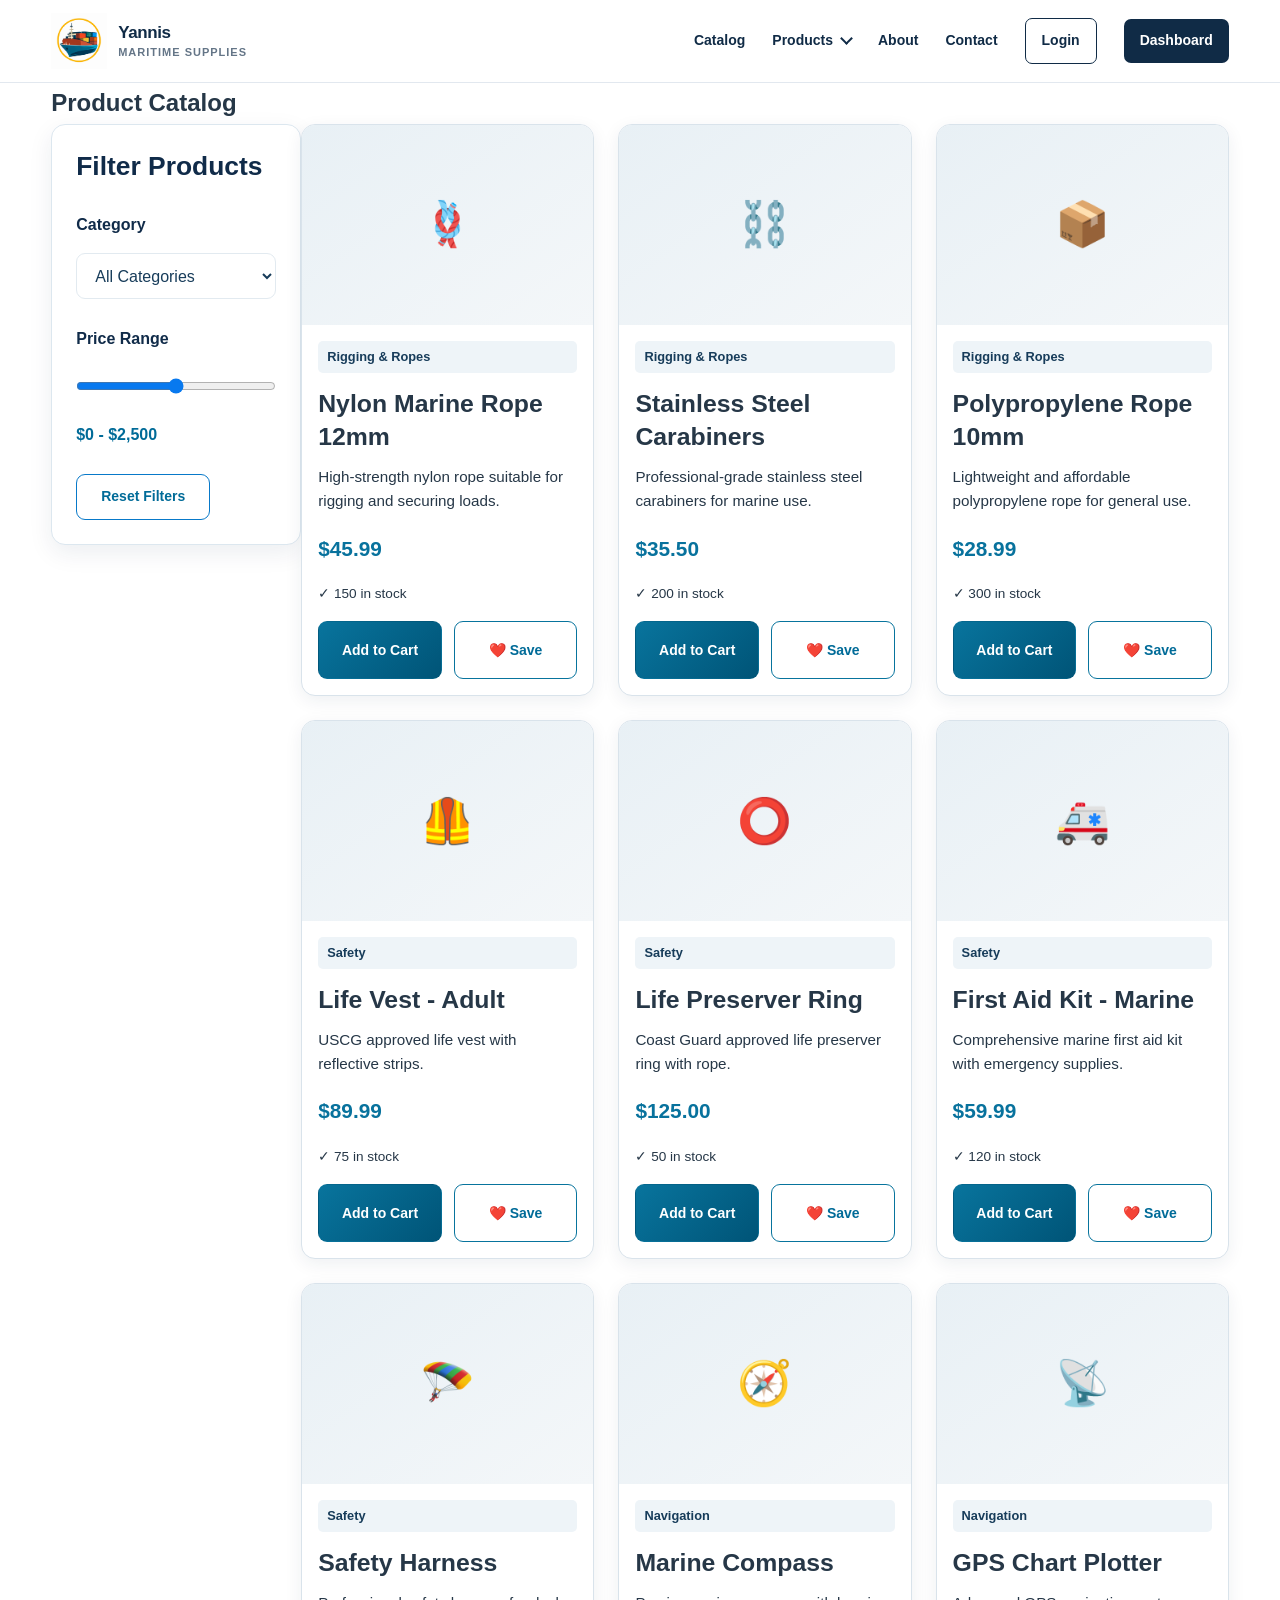
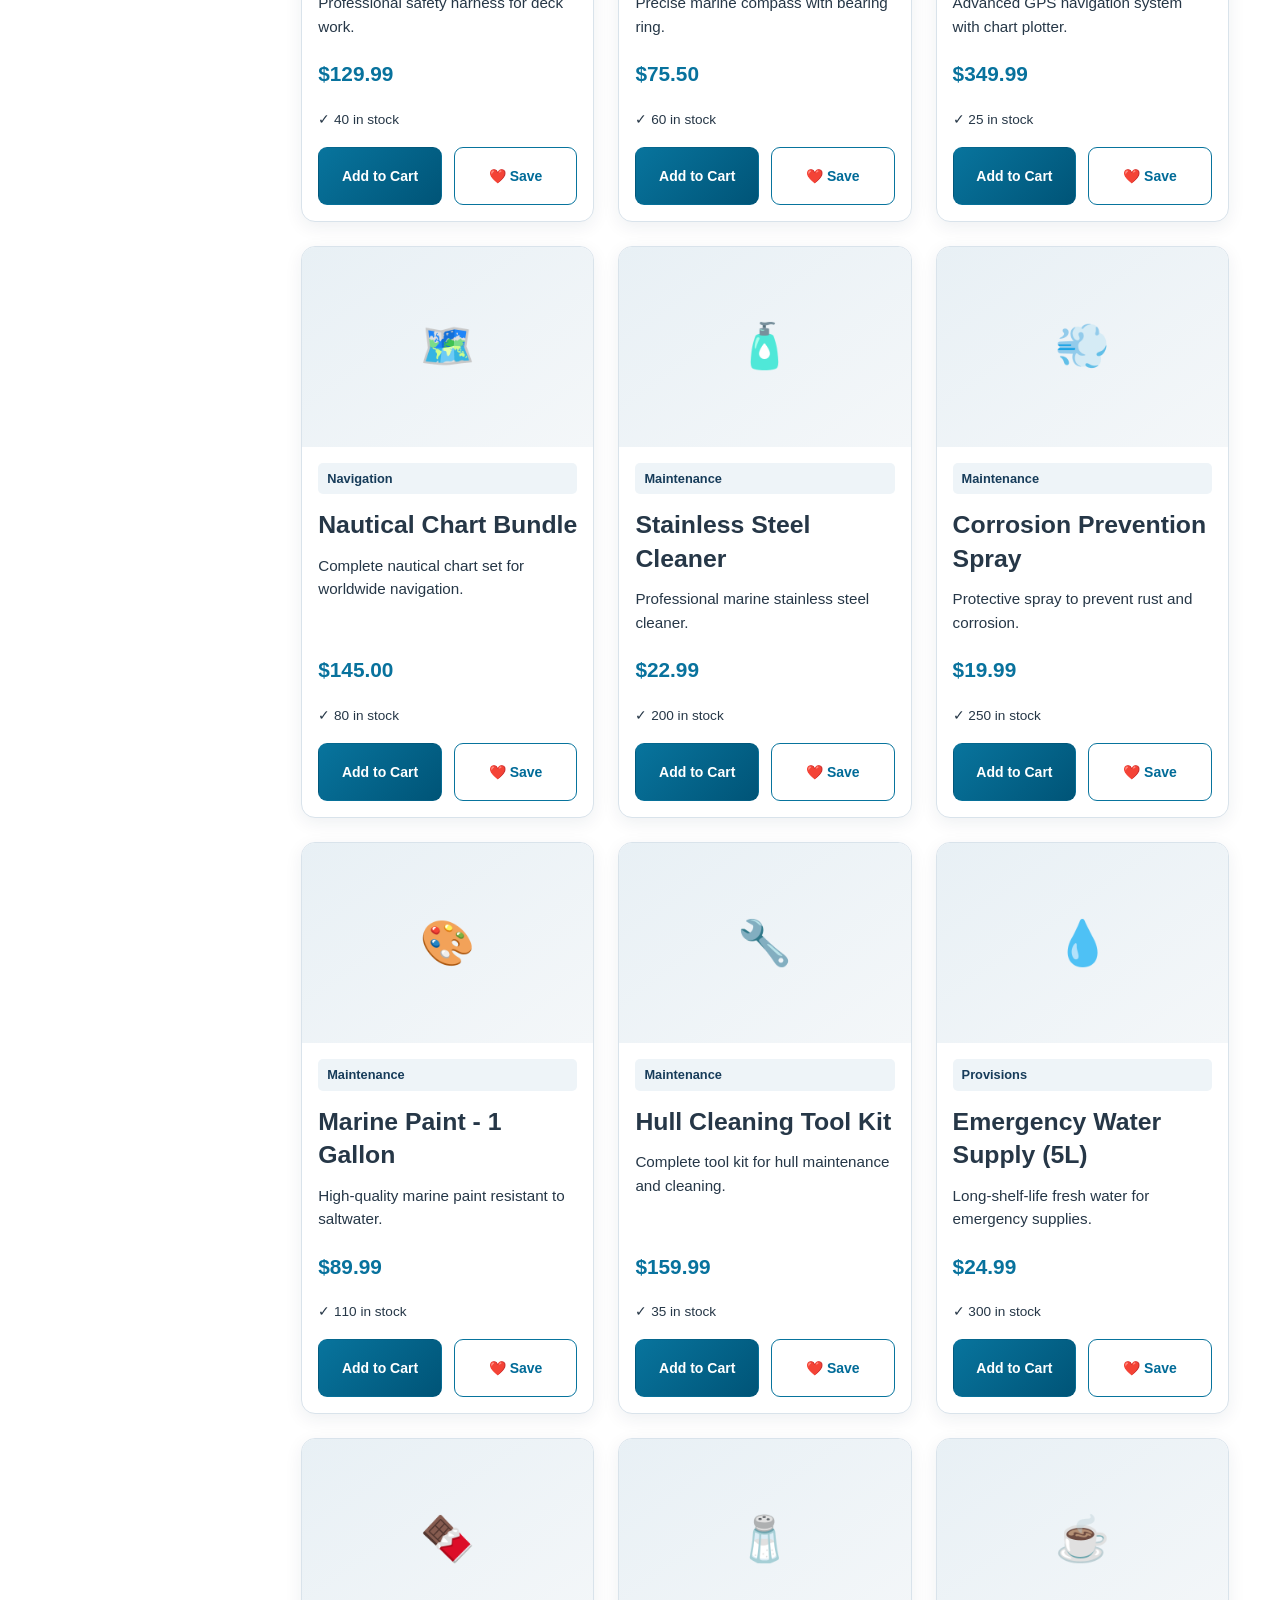
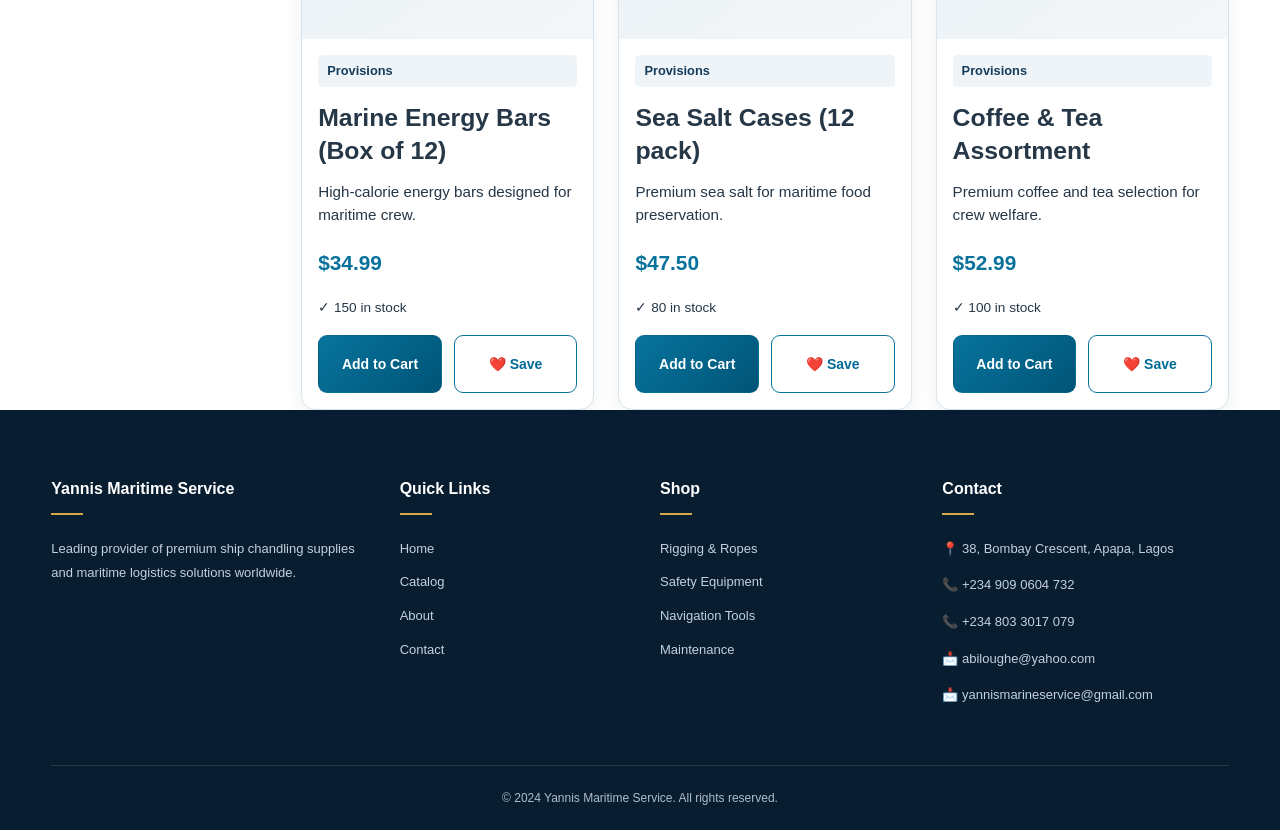
<file: catalog.html>
<!doctype html>
<html lang="en">
  <head>
    <meta charset="UTF-8" />
    <meta name="viewport" content="width=device-width, initial-scale=1.0" />
    <title>Product Catalog - Yannis Maritime Service</title>
    <link rel="stylesheet" href="css/styles.css" />
    <link rel="stylesheet" href="css/responsive.css" />
  </head>
  <body>
    <!-- Navigation -->
    <nav class="navbar">
      <div class="container">
        <div class="nav-content">
          <div class="logo">
            <img
              class="logo-image"
              src="Images/Ship.png"
              alt="Yannis Maritime Services logo"
            />
            <span class="logo-text"
              >Yannis <span class="logo-accent">Maritime supplies</span></span
            >
          </div>

          <div class="nav-toggle" id="navToggle">
            <span></span>
            <span></span>
            <span></span>
          </div>

          <ul class="nav-menu" id="navMenu">
            <li><a href="catalog.html">Catalog</a></li>
            <li class="dropdown">
              <a href="#products" class="dropdown-toggle">Products</a>
              <ul class="dropdown-menu">
                <li>
                  <a href="catalog.html?category=rigging">Rigging & Ropes</a>
                </li>
                <li>
                  <a href="catalog.html?category=safety">Safety Equipment</a>
                </li>
                <li>
                  <a href="catalog.html?category=navigation"
                    >Navigation Tools</a
                  >
                </li>
                <li>
                  <a href="catalog.html?category=maintenance">Maintenance</a>
                </li>
                <li>
                  <a href="catalog.html?category=provisions">Provisions</a>
                </li>
              </ul>
            </li>
            <li><a href="index.html#about">About</a></li>
            <li><a href="index.html#contact">Contact</a></li>
            <li><a href="login.html" class="btn-login">Login</a></li>
            <li>
              <a href="dashboard.html" class="btn-dashboard">Dashboard</a>
            </li>
          </ul>
        </div>
      </div>
    </nav>

    <!-- Catalog Section -->
    <section class="catalog-section">
      <div class="container">
        <h1>Product Catalog</h1>

        <div class="catalog-wrapper">
          <!-- Filter Section -->
          <aside class="filters">
            <h3>Filter Products</h3>
            <div class="filter-group">
              <label>Category</label>
              <select id="categoryFilter" onchange="filterProducts()">
                <option value="">All Categories</option>
                <option value="rigging">Rigging & Ropes</option>
                <option value="safety">Safety Equipment</option>
                <option value="navigation">Navigation Tools</option>
                <option value="maintenance">Maintenance</option>
                <option value="provisions">Provisions</option>
              </select>
            </div>
            <div class="filter-group">
              <label>Price Range</label>
              <input
                type="range"
                id="priceFilter"
                min="0"
                max="5000"
                step="100"
                onchange="filterProducts()"
              />
              <span id="priceValue">$0 - $5000</span>
            </div>
            <button onclick="resetFilters()" class="btn btn-secondary">
              Reset Filters
            </button>
          </aside>

          <!-- Products Grid -->
          <main class="products-grid">
            <div id="productsContainer" class="grid">
              <!-- Products will be loaded here by JavaScript -->
            </div>
          </main>
        </div>
      </div>
    </section>

    <!-- Footer -->
    <footer class="footer">
      <div class="container">
        <div class="footer-content">
          <div class="footer-section">
            <h4>Yannis Maritime Service</h4>
            <p>
              Leading provider of premium ship chandling supplies and maritime
              logistics solutions worldwide.
            </p>
          </div>
          <div class="footer-section">
            <h4>Quick Links</h4>
            <ul>
              <li><a href="index.html">Home</a></li>
              <li><a href="catalog.html">Catalog</a></li>
              <li><a href="index.html#about">About</a></li>
              <li><a href="index.html#contact">Contact</a></li>
            </ul>
          </div>
          <div class="footer-section">
            <h4>Shop</h4>
            <ul>
              <li>
                <a href="catalog.html?category=rigging">Rigging & Ropes</a>
              </li>
              <li>
                <a href="catalog.html?category=safety">Safety Equipment</a>
              </li>
              <li>
                <a href="catalog.html?category=navigation">Navigation Tools</a>
              </li>
              <li>
                <a href="catalog.html?category=maintenance">Maintenance</a>
              </li>
            </ul>
          </div>
          <div class="footer-section">
            <h4>Contact</h4>
            <p>📍 38, Bombay Crescent, Apapa, Lagos</p>
            <p>📞 +234 909 0604 732</p>
            <p>📞 +234 803 3017 079</p>
            <a href="mailto:abiloughe@yahoo.com">
              📩 abiloughe@yahoo.com
            </a>

            <a href="mailto:yannismarineservice@gmail.com">
              📩 yannismarineservice@gmail.com
            </a>
          </div>
        </div>
        <div class="footer-bottom">
          <p>&copy; 2024 Yannis Maritime Service. All rights reserved.</p>
        </div>
      </div>
    </footer>

    <script src="js/main.js"></script>
    <script src="js/catalog.js"></script>
  </body>
</html>
</file>
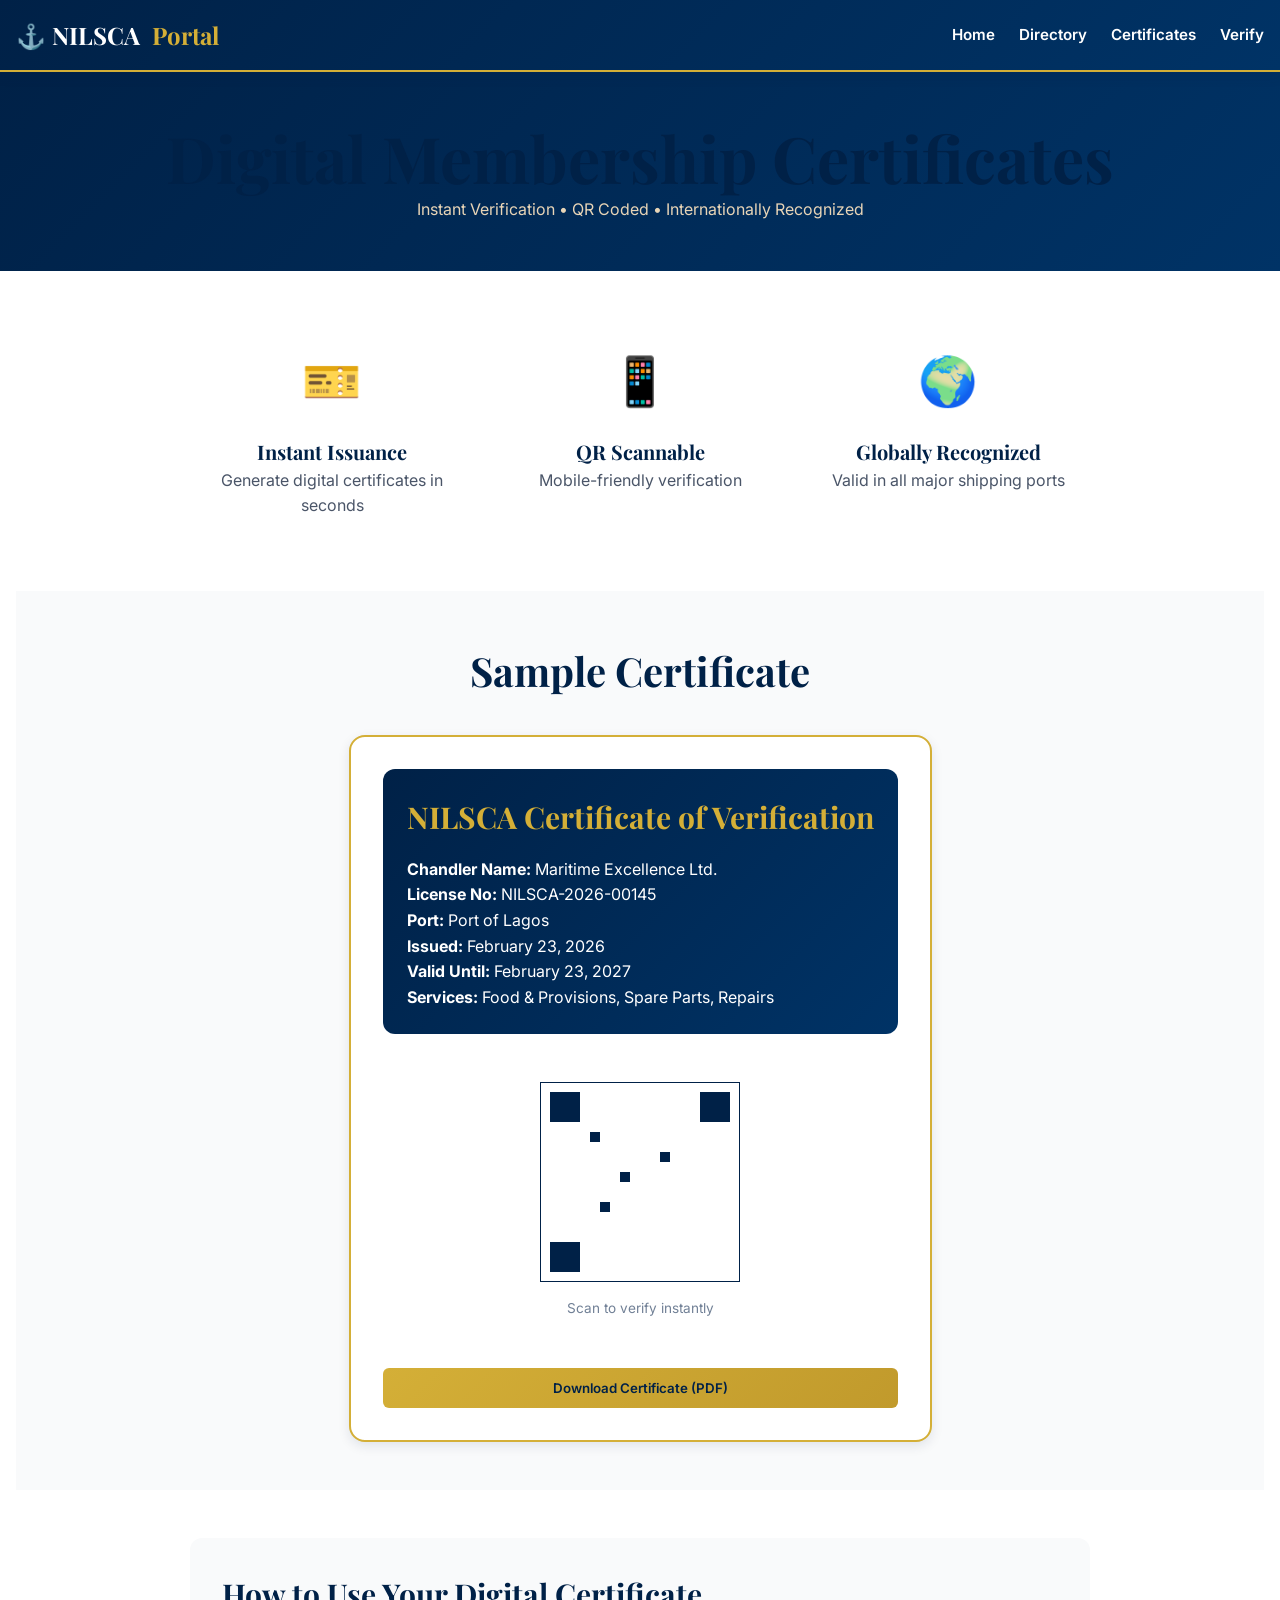
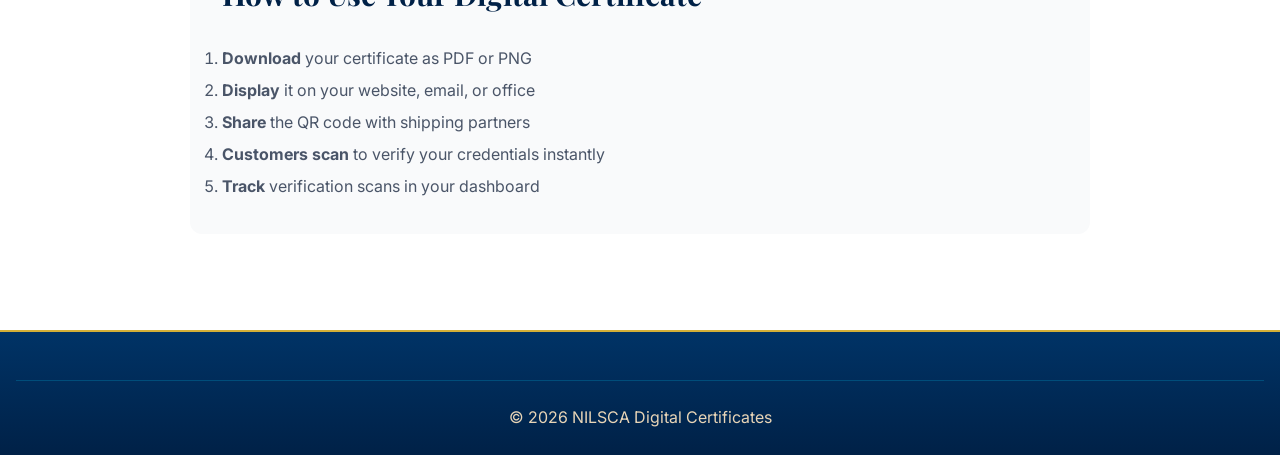
<file: certificates.html>
<!doctype html>
<html lang="en">
  <head>
    <meta charset="UTF-8" />
    <meta name="viewport" content="width=device-width, initial-scale=1.0" />
    <title>Digital Certificates - NILSCA</title>
    <link
      href="https://fonts.googleapis.com/css2?family=Playfair+Display:wght@600;700&family=Inter:wght@400;500;600;700&display=swap"
      rel="stylesheet"
    />
    <link rel="stylesheet" href="css/nilsca-premium.css" />
  </head>
  <body>
    <!-- Navigation -->
    <nav class="navbar">
      <div class="container">
        <div class="nav-content">
          <div class="logo">
            ⚓ NILSCA <span class="logo-accent">Portal</span>
          </div>
          <ul class="nav-menu">
            <li><a href="nilsca-index.html">Home</a></li>
            <li><a href="directory.html">Directory</a></li>
            <li><a href="certificates.html">Certificates</a></li>
            <li><a href="verify.html">Verify</a></li>
          </ul>
        </div>
      </div>
    </nav>

    <!-- Page Header -->
    <section
      style="
        background: linear-gradient(
          135deg,
          var(--color-navy-900),
          var(--color-navy-800)
        );
        color: var(--color-white);
        padding: var(--spacing-2xl) 0;
        text-align: center;
      "
    >
      <div class="container">
        <h1>Digital Membership Certificates</h1>
        <p style="color: var(--color-gold-400)">
          Instant Verification • QR Coded • Internationally Recognized
        </p>
      </div>
    </section>

    <!-- Certificates Section -->
    <section style="padding: var(--spacing-2xl) 0">
      <div class="container">
        <!-- Certificate Features -->
        <div
          style="
            max-width: 900px;
            margin: 0 auto;
            margin-bottom: var(--spacing-2xl);
          "
        >
          <div
            style="
              display: grid;
              grid-template-columns: repeat(auto-fit, minmax(250px, 1fr));
              gap: var(--spacing-lg);
            "
          >
            <div style="text-align: center; padding: var(--spacing-lg)">
              <div style="font-size: 3rem; margin-bottom: var(--spacing-md)">
                🎫
              </div>
              <h4>Instant Issuance</h4>
              <p>Generate digital certificates in seconds</p>
            </div>
            <div style="text-align: center; padding: var(--spacing-lg)">
              <div style="font-size: 3rem; margin-bottom: var(--spacing-md)">
                📱
              </div>
              <h4>QR Scannable</h4>
              <p>Mobile-friendly verification</p>
            </div>
            <div style="text-align: center; padding: var(--spacing-lg)">
              <div style="font-size: 3rem; margin-bottom: var(--spacing-md)">
                🌍
              </div>
              <h4>Globally Recognized</h4>
              <p>Valid in all major shipping ports</p>
            </div>
          </div>
        </div>

        <!-- Sample Certificate Display -->
        <div class="qr-section">
          <h2 style="margin-bottom: var(--spacing-xl)">Sample Certificate</h2>

          <div class="qr-container">
            <div
              style="
                background: linear-gradient(
                  135deg,
                  var(--color-navy-900),
                  var(--color-navy-800)
                );
                color: var(--color-white);
                padding: var(--spacing-lg);
                border-radius: 12px;
                margin-bottom: var(--spacing-lg);
              "
            >
              <h3 style="color: var(--color-gold-500)">
                NILSCA Certificate of Verification
              </h3>
              <p style="margin-top: var(--spacing-md); text-align: left">
                <strong>Chandler Name:</strong> Maritime Excellence Ltd.<br />
                <strong>License No:</strong> NILSCA-2026-00145<br />
                <strong>Port:</strong> Port of Lagos<br />
                <strong>Issued:</strong> February 23, 2026<br />
                <strong>Valid Until:</strong> February 23, 2027<br />
                <strong>Services:</strong> Food & Provisions, Spare Parts,
                Repairs
              </p>
            </div>

            <div
              style="
                background: var(--color-white);
                padding: var(--spacing-lg);
                border-radius: 12px;
                margin-bottom: var(--spacing-lg);
              "
            >
              <svg
                width="200"
                height="200"
                style="display: block; margin: 0 auto"
                viewBox="0 0 200 200"
              >
                <!-- QR Code Placeholder -->
                <rect
                  width="200"
                  height="200"
                  fill="white"
                  stroke="var(--color-navy-900)"
                  stroke-width="2"
                />
                <rect
                  x="10"
                  y="10"
                  width="30"
                  height="30"
                  fill="var(--color-navy-900)"
                />
                <rect
                  x="160"
                  y="10"
                  width="30"
                  height="30"
                  fill="var(--color-navy-900)"
                />
                <rect
                  x="10"
                  y="160"
                  width="30"
                  height="30"
                  fill="var(--color-navy-900)"
                />
                <g fill="var(--color-navy-900)">
                  <rect x="50" y="50" width="10" height="10" />
                  <rect x="80" y="90" width="10" height="10" />
                  <rect x="120" y="70" width="10" height="10" />
                  <rect x="60" y="120" width="10" height="10" />
                </g>
              </svg>
              <p
                style="
                  text-align: center;
                  margin-top: var(--spacing-md);
                  font-size: 0.85rem;
                  color: var(--color-gray-600);
                "
              >
                Scan to verify instantly
              </p>
            </div>

            <button class="btn btn-primary btn-block">
              Download Certificate (PDF)
            </button>
          </div>
        </div>

        <!-- Download Instructions -->
        <div
          style="
            max-width: 900px;
            margin: 0 auto;
            background: var(--color-gray-50);
            padding: var(--spacing-xl);
            border-radius: 12px;
            margin-top: var(--spacing-2xl);
          "
        >
          <h3
            style="
              color: var(--color-navy-900);
              margin-bottom: var(--spacing-lg);
            "
          >
            How to Use Your Digital Certificate
          </h3>
          <ol style="color: var(--color-gray-700); line-height: 2">
            <li><strong>Download</strong> your certificate as PDF or PNG</li>
            <li>
              <strong>Display</strong> it on your website, email, or office
            </li>
            <li><strong>Share</strong> the QR code with shipping partners</li>
            <li>
              <strong>Customers scan</strong> to verify your credentials
              instantly
            </li>
            <li><strong>Track</strong> verification scans in your dashboard</li>
          </ol>
        </div>
      </div>
    </section>

    <!-- Footer -->
    <footer class="footer">
      <div class="container">
        <div class="footer-bottom">
          <p>&copy; 2026 NILSCA Digital Certificates</p>
        </div>
      </div>
    </footer>
  </body>
</html>
</file>
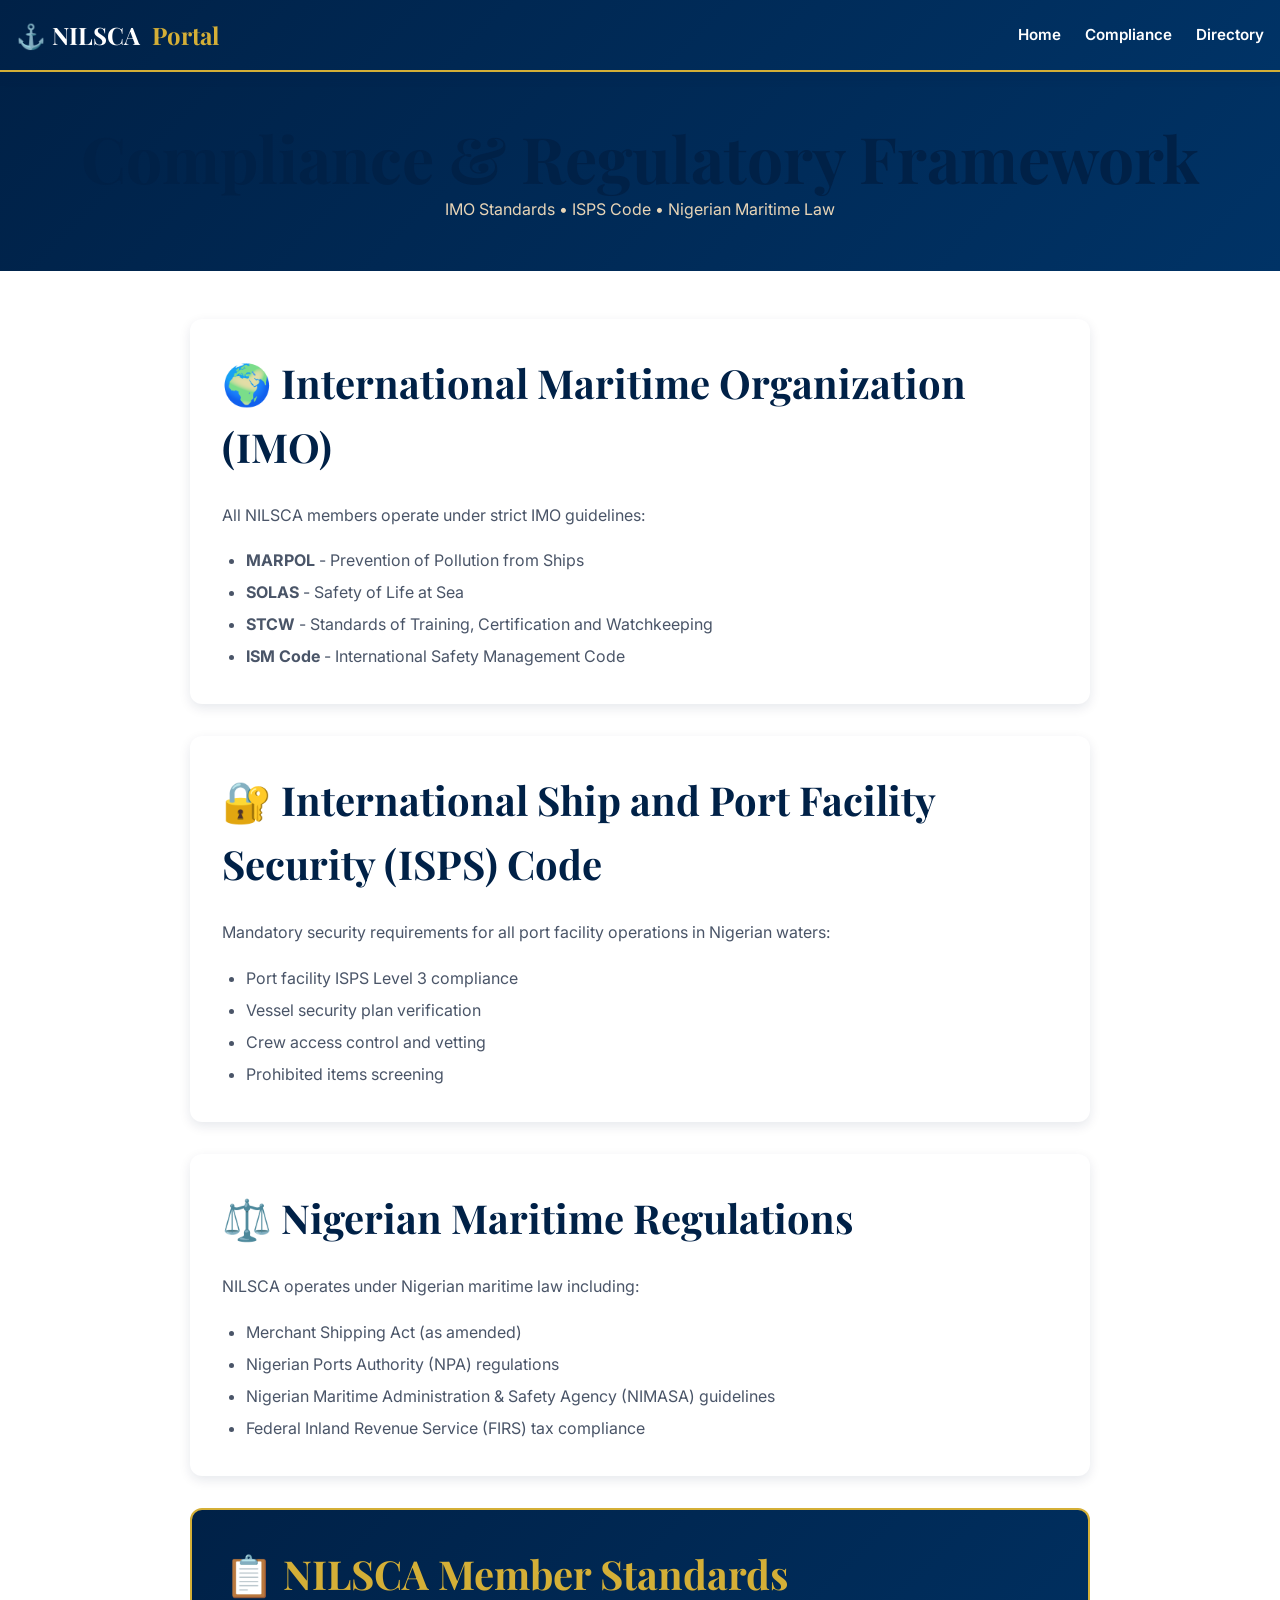
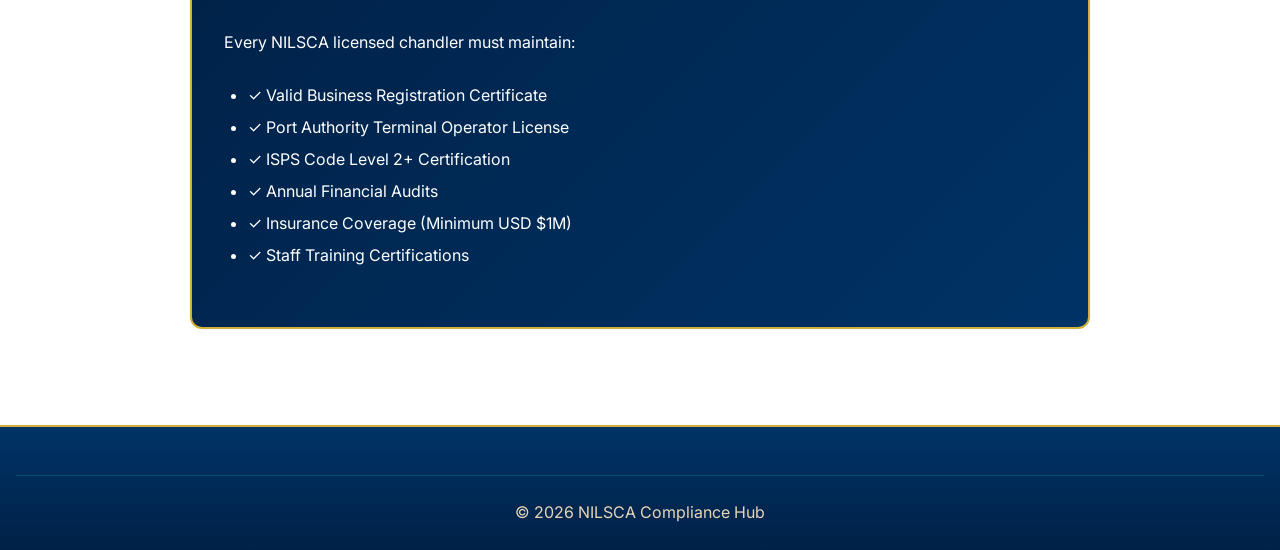
<file: compliance.html>
<!doctype html>
<html lang="en">
  <head>
    <meta charset="UTF-8" />
    <meta name="viewport" content="width=device-width, initial-scale=1.0" />
    <title>Compliance & Law - NILSCA</title>
    <link
      href="https://fonts.googleapis.com/css2?family=Playfair+Display:wght@600;700&family=Inter:wght@400;500;600;700&display=swap"
      rel="stylesheet"
    />
    <link rel="stylesheet" href="css/nilsca-premium.css" />
  </head>
  <body>
    <!-- Navigation -->
    <nav class="navbar">
      <div class="container">
        <div class="nav-content">
          <div class="logo">
            ⚓ NILSCA <span class="logo-accent">Portal</span>
          </div>
          <ul class="nav-menu">
            <li><a href="nilsca-index.html">Home</a></li>
            <li><a href="compliance.html">Compliance</a></li>
            <li><a href="directory.html">Directory</a></li>
          </ul>
        </div>
      </div>
    </nav>

    <!-- Page Header -->
    <section
      style="
        background: linear-gradient(
          135deg,
          var(--color-navy-900),
          var(--color-navy-800)
        );
        color: var(--color-white);
        padding: var(--spacing-2xl) 0;
        text-align: center;
      "
    >
      <div class="container">
        <h1>Compliance & Regulatory Framework</h1>
        <p style="color: var(--color-gold-400)">
          IMO Standards • ISPS Code • Nigerian Maritime Law
        </p>
      </div>
    </section>

    <!-- Compliance Content -->
    <section style="padding: var(--spacing-2xl) 0">
      <div class="container">
        <div style="max-width: 900px; margin: 0 auto">
          <!-- IMO Compliance -->
          <div
            style="
              background: white;
              padding: var(--spacing-xl);
              border-radius: 12px;
              margin-bottom: var(--spacing-xl);
              box-shadow: var(--shadow-md);
            "
          >
            <h2
              style="
                color: var(--color-navy-900);
                margin-bottom: var(--spacing-lg);
              "
            >
              🌍 International Maritime Organization (IMO)
            </h2>
            <p
              style="
                color: var(--color-gray-700);
                margin-bottom: var(--spacing-md);
              "
            >
              All NILSCA members operate under strict IMO guidelines:
            </p>
            <ul
              style="
                color: var(--color-gray-700);
                line-height: 2;
                margin-left: var(--spacing-lg);
              "
            >
              <li>
                <strong>MARPOL</strong> - Prevention of Pollution from Ships
              </li>
              <li><strong>SOLAS</strong> - Safety of Life at Sea</li>
              <li>
                <strong>STCW</strong> - Standards of Training, Certification and
                Watchkeeping
              </li>
              <li>
                <strong>ISM Code</strong> - International Safety Management Code
              </li>
            </ul>
          </div>

          <!-- ISPS Compliance -->
          <div
            style="
              background: white;
              padding: var(--spacing-xl);
              border-radius: 12px;
              margin-bottom: var(--spacing-xl);
              box-shadow: var(--shadow-md);
            "
          >
            <h2
              style="
                color: var(--color-navy-900);
                margin-bottom: var(--spacing-lg);
              "
            >
              🔐 International Ship and Port Facility Security (ISPS) Code
            </h2>
            <p
              style="
                color: var(--color-gray-700);
                margin-bottom: var(--spacing-md);
              "
            >
              Mandatory security requirements for all port facility operations
              in Nigerian waters:
            </p>
            <ul
              style="
                color: var(--color-gray-700);
                line-height: 2;
                margin-left: var(--spacing-lg);
              "
            >
              <li>Port facility ISPS Level 3 compliance</li>
              <li>Vessel security plan verification</li>
              <li>Crew access control and vetting</li>
              <li>Prohibited items screening</li>
            </ul>
          </div>

          <!-- Nigerian Law -->
          <div
            style="
              background: white;
              padding: var(--spacing-xl);
              border-radius: 12px;
              margin-bottom: var(--spacing-xl);
              box-shadow: var(--shadow-md);
            "
          >
            <h2
              style="
                color: var(--color-navy-900);
                margin-bottom: var(--spacing-lg);
              "
            >
              ⚖️ Nigerian Maritime Regulations
            </h2>
            <p
              style="
                color: var(--color-gray-700);
                margin-bottom: var(--spacing-md);
              "
            >
              NILSCA operates under Nigerian maritime law including:
            </p>
            <ul
              style="
                color: var(--color-gray-700);
                line-height: 2;
                margin-left: var(--spacing-lg);
              "
            >
              <li>Merchant Shipping Act (as amended)</li>
              <li>Nigerian Ports Authority (NPA) regulations</li>
              <li>
                Nigerian Maritime Administration & Safety Agency (NIMASA)
                guidelines
              </li>
              <li>Federal Inland Revenue Service (FIRS) tax compliance</li>
            </ul>
          </div>

          <!-- NILSCA Standards -->
          <div
            style="
              background: linear-gradient(
                135deg,
                var(--color-navy-900),
                var(--color-navy-800)
              );
              color: white;
              padding: var(--spacing-xl);
              border-radius: 12px;
              border: 2px solid var(--color-gold-500);
            "
          >
            <h2
              style="
                color: var(--color-gold-500);
                margin-bottom: var(--spacing-lg);
              "
            >
              📋 NILSCA Member Standards
            </h2>
            <p style="margin-bottom: var(--spacing-lg)">
              Every NILSCA licensed chandler must maintain:
            </p>
            <ul
              style="
                line-height: 2;
                margin-left: var(--spacing-lg);
                margin-bottom: var(--spacing-lg);
              "
            >
              <li>✓ Valid Business Registration Certificate</li>
              <li>✓ Port Authority Terminal Operator License</li>
              <li>✓ ISPS Code Level 2+ Certification</li>
              <li>✓ Annual Financial Audits</li>
              <li>✓ Insurance Coverage (Minimum USD $1M)</li>
              <li>✓ Staff Training Certifications</li>
            </ul>
          </div>
        </div>
      </div>
    </section>

    <!-- Footer -->
    <footer class="footer">
      <div class="container">
        <div class="footer-bottom">
          <p>&copy; 2026 NILSCA Compliance Hub</p>
        </div>
      </div>
    </footer>
  </body>
</html>
</file>
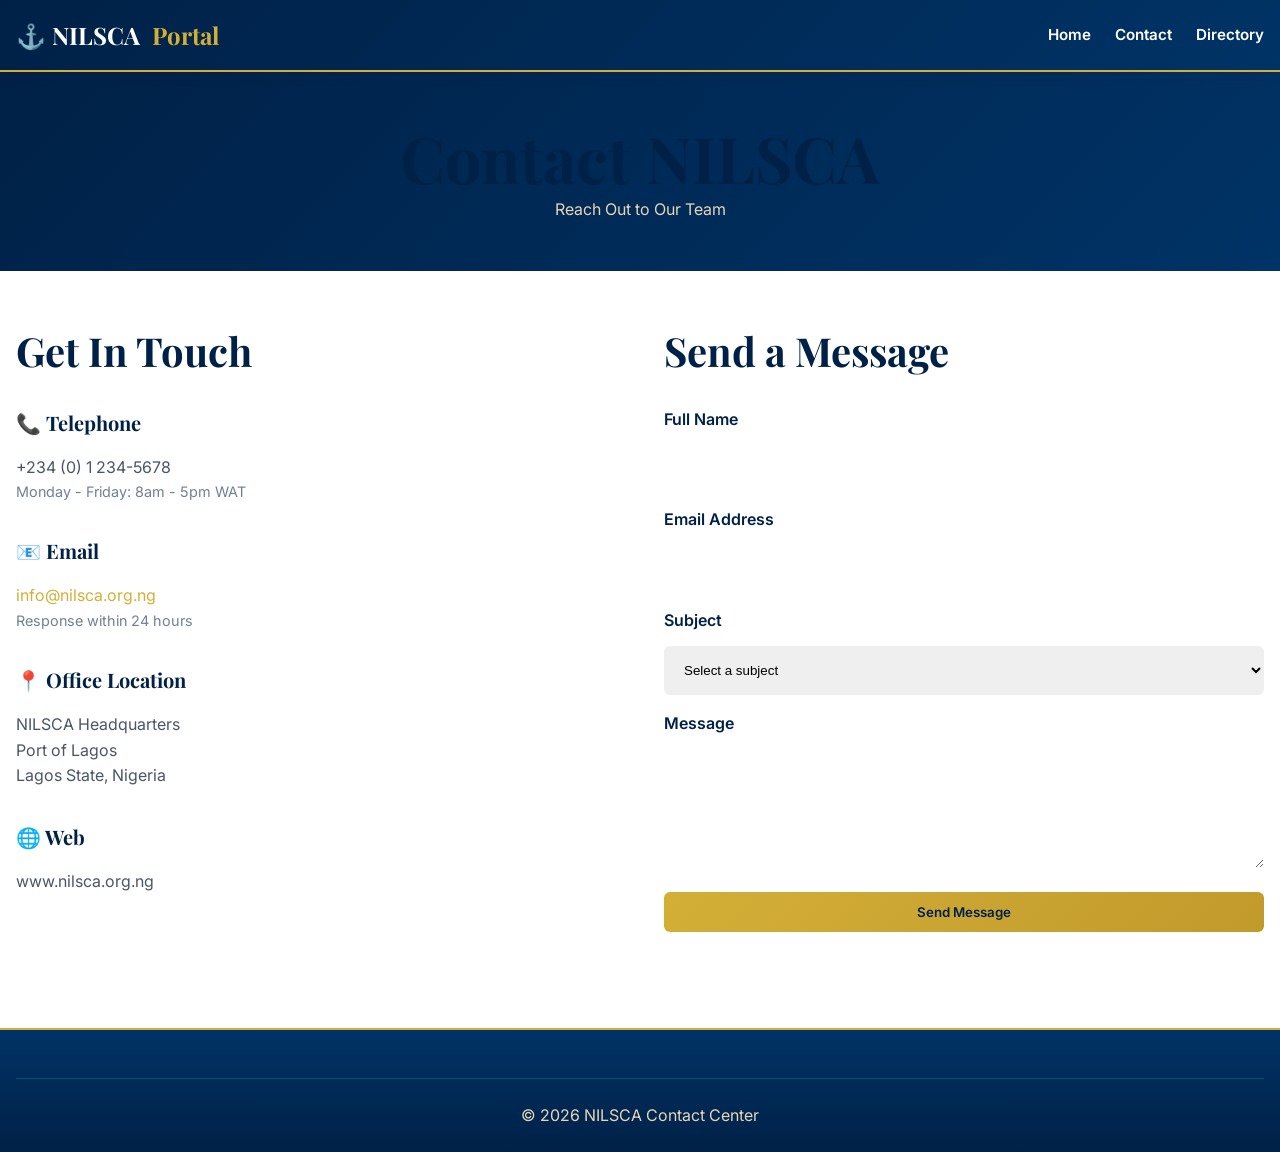
<file: contact.html>
<!doctype html>
<html lang="en">
  <head>
    <meta charset="UTF-8" />
    <meta name="viewport" content="width=device-width, initial-scale=1.0" />
    <title>Contact NILSCA - Nigerian Licensed Ship Chandlers Association</title>
    <link
      href="https://fonts.googleapis.com/css2?family=Playfair+Display:wght@600;700&family=Inter:wght@400;500;600;700&display=swap"
      rel="stylesheet"
    />
    <link rel="stylesheet" href="css/nilsca-premium.css" />
  </head>
  <body>
    <!-- Navigation -->
    <nav class="navbar">
      <div class="container">
        <div class="nav-content">
          <div class="logo">
            ⚓ NILSCA <span class="logo-accent">Portal</span>
          </div>
          <ul class="nav-menu">
            <li><a href="nilsca-index.html">Home</a></li>
            <li><a href="contact.html">Contact</a></li>
            <li><a href="directory.html">Directory</a></li>
          </ul>
        </div>
      </div>
    </nav>

    <!-- Page Header -->
    <section
      style="
        background: linear-gradient(
          135deg,
          var(--color-navy-900),
          var(--color-navy-800)
        );
        color: var(--color-white);
        padding: var(--spacing-2xl) 0;
        text-align: center;
      "
    >
      <div class="container">
        <h1>Contact NILSCA</h1>
        <p style="color: var(--color-gold-400)">Reach Out to Our Team</p>
      </div>
    </section>

    <!-- Contact Section -->
    <section style="padding: var(--spacing-2xl) 0">
      <div class="container">
        <div
          style="
            display: grid;
            grid-template-columns: 1fr 1fr;
            gap: var(--spacing-2xl);
          "
        >
          <!-- Contact Information -->
          <div>
            <h2
              style="
                color: var(--color-navy-900);
                margin-bottom: var(--spacing-lg);
              "
            >
              Get In Touch
            </h2>

            <div style="margin-bottom: var(--spacing-xl)">
              <h4
                style="
                  color: var(--color-navy-900);
                  margin-bottom: var(--spacing-md);
                "
              >
                📞 Telephone
              </h4>
              <p style="color: var(--color-gray-700)">+234 (0) 1 234-5678</p>
              <p style="color: var(--color-gray-600); font-size: 0.9rem">
                Monday - Friday: 8am - 5pm WAT
              </p>
            </div>

            <div style="margin-bottom: var(--spacing-xl)">
              <h4
                style="
                  color: var(--color-navy-900);
                  margin-bottom: var(--spacing-md);
                "
              >
                📧 Email
              </h4>
              <p style="color: var(--color-gray-700)">
                <a
                  href="mailto:info@nilsca.org.ng"
                  style="color: var(--color-gold-500); text-decoration: none"
                  >info@nilsca.org.ng</a
                >
              </p>
              <p style="color: var(--color-gray-600); font-size: 0.9rem">
                Response within 24 hours
              </p>
            </div>

            <div style="margin-bottom: var(--spacing-xl)">
              <h4
                style="
                  color: var(--color-navy-900);
                  margin-bottom: var(--spacing-md);
                "
              >
                📍 Office Location
              </h4>
              <p style="color: var(--color-gray-700)">
                NILSCA Headquarters<br/> Port of Lagos<br />Lagos State, Nigeria
              </p>
            </div>

            <div>
              <h4
                style="
                  color: var(--color-navy-900);
                  margin-bottom: var(--spacing-md);
                "
              >
                🌐 Web
              </h4>
              <p style="color: var(--color-gray-700)">www.nilsca.org.ng</p>
            </div>
          </div>

          <!-- Contact Form -->
          <div>
            <h2
              style="
                color: var(--color-navy-900);
                margin-bottom: var(--spacing-lg);
              "
            >
              Send a Message
            </h2>
            <form
              onsubmit="handleContactForm(event)"
              style="display: grid; gap: var(--spacing-md)"
            >
              <div>
                <label
                  style="
                    display: block;
                    color: var(--color-navy-900);
                    font-weight: 600;
                    margin-bottom: var(--spacing-sm);
                  "
                  >Full Name</label
                >
                <input
                  type="text"
                  required
                  style="
                    width: 100%;
                    padding: var(--spacing-md);
                    border: 2px solid var(--color-gray-300);
                    border-radius: 6px;
                  "
                />
              </div>

              <div>
                <label
                  style="
                    display: block;
                    color: var(--color-navy-900);
                    font-weight: 600;
                    margin-bottom: var(--spacing-sm);
                  "
                  >Email Address</label
                >
                <input
                  type="email"
                  required
                  style="
                    width: 100%;
                    padding: var(--spacing-md);
                    border: 2px solid var(--color-gray-300);
                    border-radius: 6px;
                  "
                />
              </div>

              <div>
                <label
                  style="
                    display: block;
                    color: var(--color-navy-900);
                    font-weight: 600;
                    margin-bottom: var(--spacing-sm);
                  "
                  >Subject</label
                >
                <select
                  required
                  style="
                    width: 100%;
                    padding: var(--spacing-md);
                    border: 2px solid var(--color-gray-300);
                    border-radius: 6px;
                  "
                >
                  <option value="">Select a subject</option>
                  <option value="membership">Membership Inquiry</option>
                  <option value="verification">Verification Question</option>
                  <option value="compliance">Compliance Assistance</option>
                  <option value="technical">Technical Support</option>
                  <option value="other">Other</option>
                </select>
              </div>

              <div>
                <label
                  style="
                    display: block;
                    color: var(--color-navy-900);
                    font-weight: 600;
                    margin-bottom: var(--spacing-sm);
                  "
                  >Message</label
                >
                <textarea
                  required
                  style="
                    width: 100%;
                    padding: var(--spacing-md);
                    border: 2px solid var(--color-gray-300);
                    border-radius: 6px;
                    min-height: 120px;
                  "
                ></textarea>
              </div>

              <button type="submit" class="btn btn-primary btn-block">
                Send Message
              </button>
            </form>
          </div>
        </div>
      </div>
    </section>

    <!-- Footer -->
    <footer class="footer">
      <div class="container">
        <div class="footer-bottom">
          <p>&copy; 2026 NILSCA Contact Center</p>
        </div>
      </div>
    </footer>

    <script>
      function handleContactForm(event) {
        event.preventDefault();
        alert(
          "Thank you for your message. Our team will respond within 24 hours.",
        );
        event.target.reset();
      }
    </script>
  </body>
</html>
</file>
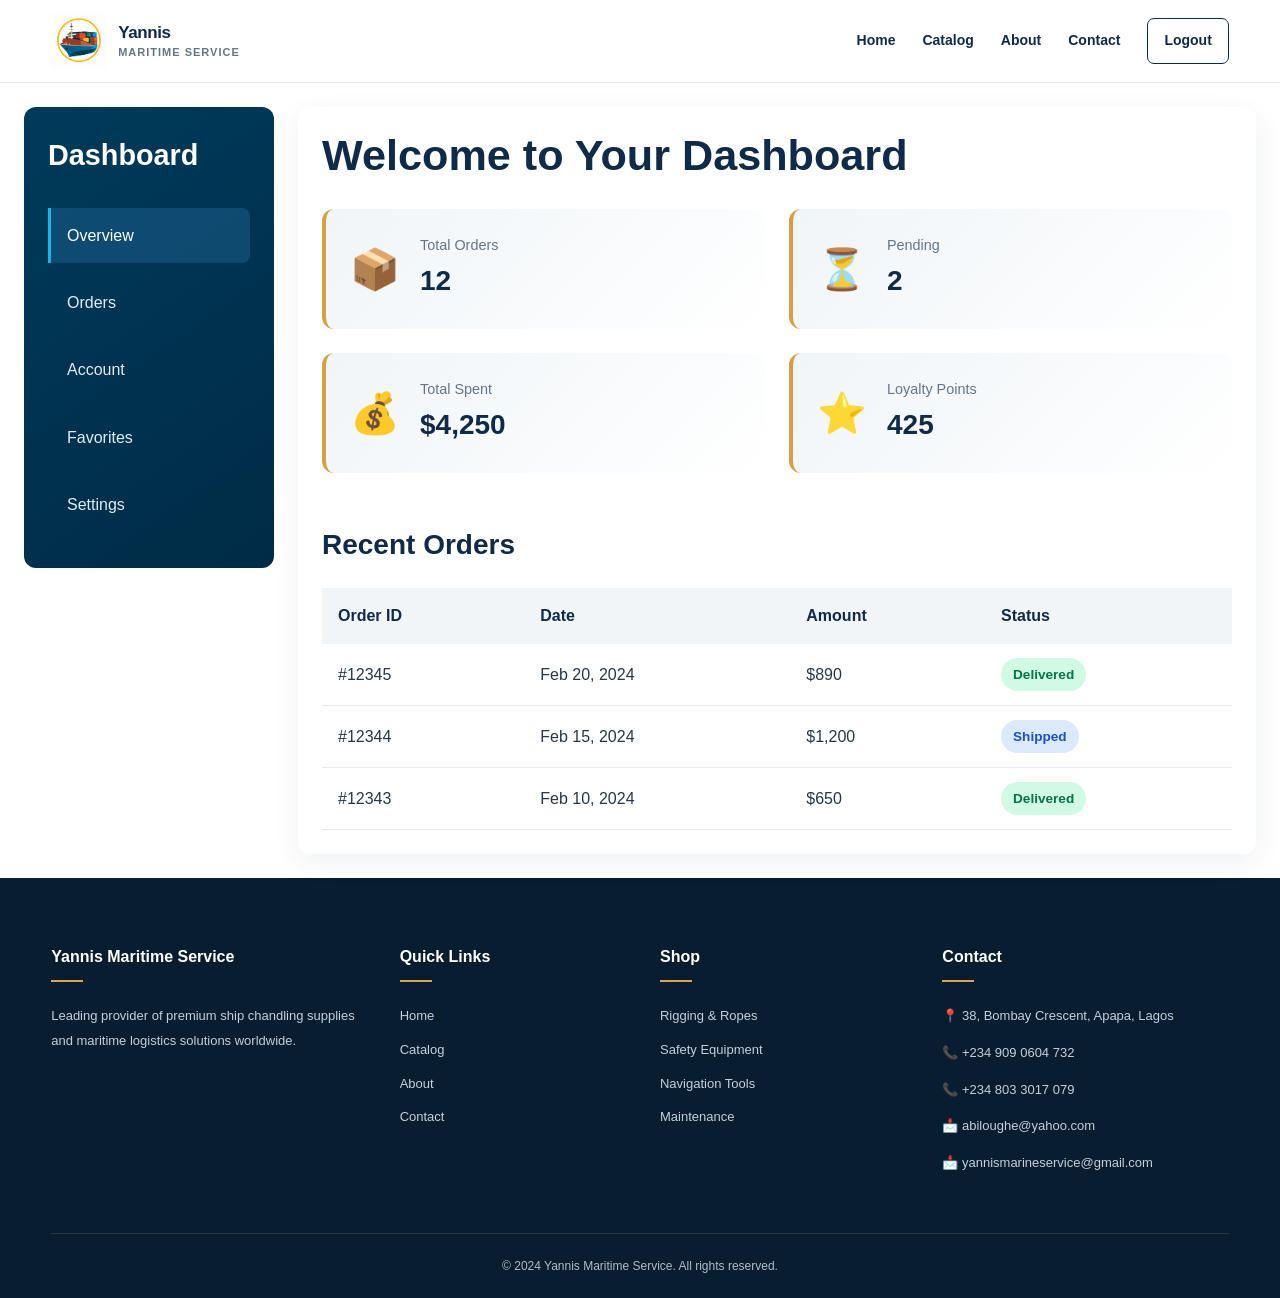
<file: dashboard.html>
<!doctype html>
<html lang="en">
  <head>
    <meta charset="UTF-8" />
    <meta name="viewport" content="width=device-width, initial-scale=1.0" />
    <title>Member Dashboard - Yannis Maritime Service</title>
    <link rel="stylesheet" href="css/styles.css" />
    <link rel="stylesheet" href="css/responsive.css" />
  </head>
  <body>
    <!-- Navigation -->
    <nav class="navbar">
      <div class="container">
        <div class="nav-content">
          <div class="logo">
            <img
              class="logo-image"
              src="Images/Ship.png"
              alt="Yannis Maritime Services logo"
            />
            <span class="logo-text"
              >Yannis <span class="logo-accent">Maritime Service</span></span
            >
          </div>

          <div class="nav-toggle" id="navToggle">
            <span></span>
            <span></span>
            <span></span>
          </div>

          <ul class="nav-menu" id="navMenu">
            <li><a href="index.html">Home</a></li>
            <li><a href="catalog.html">Catalog</a></li>
            <li><a href="index.html#about">About</a></li>
            <li><a href="index.html#contact">Contact</a></li>
            <li><a href="login.html" class="btn-login">Logout</a></li>
          </ul>
        </div>
      </div>
    </nav>

    <!-- Dashboard Container -->
    <div class="dashboard-wrapper">
      <!-- Sidebar -->
      <aside class="dashboard-sidebar">
        <div class="sidebar-menu">
          <h3>Dashboard</h3>
          <ul>
            <li><a href="#overview" class="menu-item active">Overview</a></li>
            <li><a href="#orders" class="menu-item">Orders</a></li>
            <li><a href="#account" class="menu-item">Account</a></li>
            <li><a href="#favorites" class="menu-item">Favorites</a></li>
            <li><a href="#settings" class="menu-item">Settings</a></li>
          </ul>
        </div>
      </aside>

      <!-- Main Content -->
      <main class="dashboard-content">
        <!-- Overview Section -->
        <section id="overview" class="dashboard-section active">
          <h2>Welcome to Your Dashboard</h2>
          <div class="stats-grid">
            <div class="stat-card">
              <div class="stat-icon">📦</div>
              <div>
                <p class="stat-label">Total Orders</p>
                <p class="stat-value">12</p>
              </div>
            </div>
            <div class="stat-card">
              <div class="stat-icon">⏳</div>
              <div>
                <p class="stat-label">Pending</p>
                <p class="stat-value">2</p>
              </div>
            </div>
            <div class="stat-card">
              <div class="stat-icon">💰</div>
              <div>
                <p class="stat-label">Total Spent</p>
                <p class="stat-value">$4,250</p>
              </div>
            </div>
            <div class="stat-card">
              <div class="stat-icon">⭐</div>
              <div>
                <p class="stat-label">Loyalty Points</p>
                <p class="stat-value">425</p>
              </div>
            </div>
          </div>

          <div class="recent-orders">
            <h3>Recent Orders</h3>
            <table>
              <thead>
                <tr>
                  <th>Order ID</th>
                  <th>Date</th>
                  <th>Amount</th>
                  <th>Status</th>
                </tr>
              </thead>
              <tbody>
                <tr>
                  <td>#12345</td>
                  <td>Feb 20, 2024</td>
                  <td>$890</td>
                  <td><span class="badge badge-delivered">Delivered</span></td>
                </tr>
                <tr>
                  <td>#12344</td>
                  <td>Feb 15, 2024</td>
                  <td>$1,200</td>
                  <td><span class="badge badge-shipped">Shipped</span></td>
                </tr>
                <tr>
                  <td>#12343</td>
                  <td>Feb 10, 2024</td>
                  <td>$650</td>
                  <td><span class="badge badge-delivered">Delivered</span></td>
                </tr>
              </tbody>
            </table>
          </div>
        </section>

        <!-- Orders Section -->
        <section id="orders" class="dashboard-section">
          <h2>Order History</h2>
          <div class="orders-list">
            <p>View all your orders and track shipments here.</p>
          </div>
        </section>

        <!-- Account Section -->
        <section id="account" class="dashboard-section">
          <h2>Account Information</h2>
          <form class="account-form">
            <div class="form-group">
              <label>First Name</label>
              <input type="text" value="John" placeholder="Enter first name" />
            </div>
            <div class="form-group">
              <label>Last Name</label>
              <input type="text" value="Smith" placeholder="Enter last name" />
            </div>
            <div class="form-group">
              <label>Email</label>
              <input
                type="email"
                value="john@example.com"
                placeholder="Enter email"
              />
            </div>
            <div class="form-group">
              <label>Company</label>
              <input
                type="text"
                value="Maritime Services Ltd"
                placeholder="Enter company name"
              />
            </div>
            <div class="form-group">
              <label>Phone</label>
              <input
                type="tel"
                value="+1 (555) 123-4567"
                placeholder="Enter phone number"
              />
            </div>
            <button type="submit" class="btn btn-primary">Save Changes</button>
          </form>
        </section>

        <!-- Favorites Section -->
        <section id="favorites" class="dashboard-section">
          <h2>Saved Favorites</h2>
          <div class="favorites-list">
            <p>Your favorite products will appear here.</p>
          </div>
        </section>

        <!-- Settings Section -->
        <section id="settings" class="dashboard-section">
          <h2>Settings</h2>
          <div class="settings-options">
            <div class="setting-item">
              <h4>Email Notifications</h4>
              <label class="toggle">
                <input type="checkbox" checked />
                <span class="toggle-switch"></span>
              </label>
            </div>
            <div class="setting-item">
              <h4>Order Updates</h4>
              <label class="toggle">
                <input type="checkbox" checked />
                <span class="toggle-switch"></span>
              </label>
            </div>
            <div class="setting-item">
              <h4>Promotional Emails</h4>
              <label class="toggle">
                <input type="checkbox" />
                <span class="toggle-switch"></span>
              </label>
            </div>
          </div>
        </section>
      </main>
    </div>

    <!-- Footer -->
    <footer class="footer">
      <div class="container">
        <div class="footer-content">
          <div class="footer-section">
            <h4>Yannis Maritime Service</h4>
            <p>
              Leading provider of premium ship chandling supplies and maritime
              logistics solutions worldwide.
            </p>
          </div>
          <div class="footer-section">
            <h4>Quick Links</h4>
            <ul>
              <li><a href="index.html">Home</a></li>
              <li><a href="catalog.html">Catalog</a></li>
              <li><a href="index.html#about">About</a></li>
              <li><a href="index.html#contact">Contact</a></li>
            </ul>
          </div>
          <div class="footer-section">
            <h4>Shop</h4>
            <ul>
              <li>
                <a href="catalog.html?category=rigging">Rigging & Ropes</a>
              </li>
              <li>
                <a href="catalog.html?category=safety">Safety Equipment</a>
              </li>
              <li>
                <a href="catalog.html?category=navigation">Navigation Tools</a>
              </li>
              <li>
                <a href="catalog.html?category=maintenance">Maintenance</a>
              </li>
            </ul>
          </div>
          <div class="footer-section">
            <h4>Contact</h4>
            <p>📍 38, Bombay Crescent, Apapa, Lagos</p>
            <p>📞 +234 909 0604 732</p>
            <p>📞 +234 803 3017 079</p>
            <a href="mailto:abiloughe@yahoo.com">
              📩 abiloughe@yahoo.com
            </a>

            <a href="mailto:yannismarineservice@gmail.com">
              📩 yannismarineservice@gmail.com
            </a>
          </div>
        </div>
        <div class="footer-bottom">
          <p>&copy; 2024 Yannis Maritime Service. All rights reserved.</p>
        </div>
      </div>
    </footer>

    <script src="js/main.js"></script>
    <script src="js/dashboard.js"></script>
  </body>
</html>
</file>
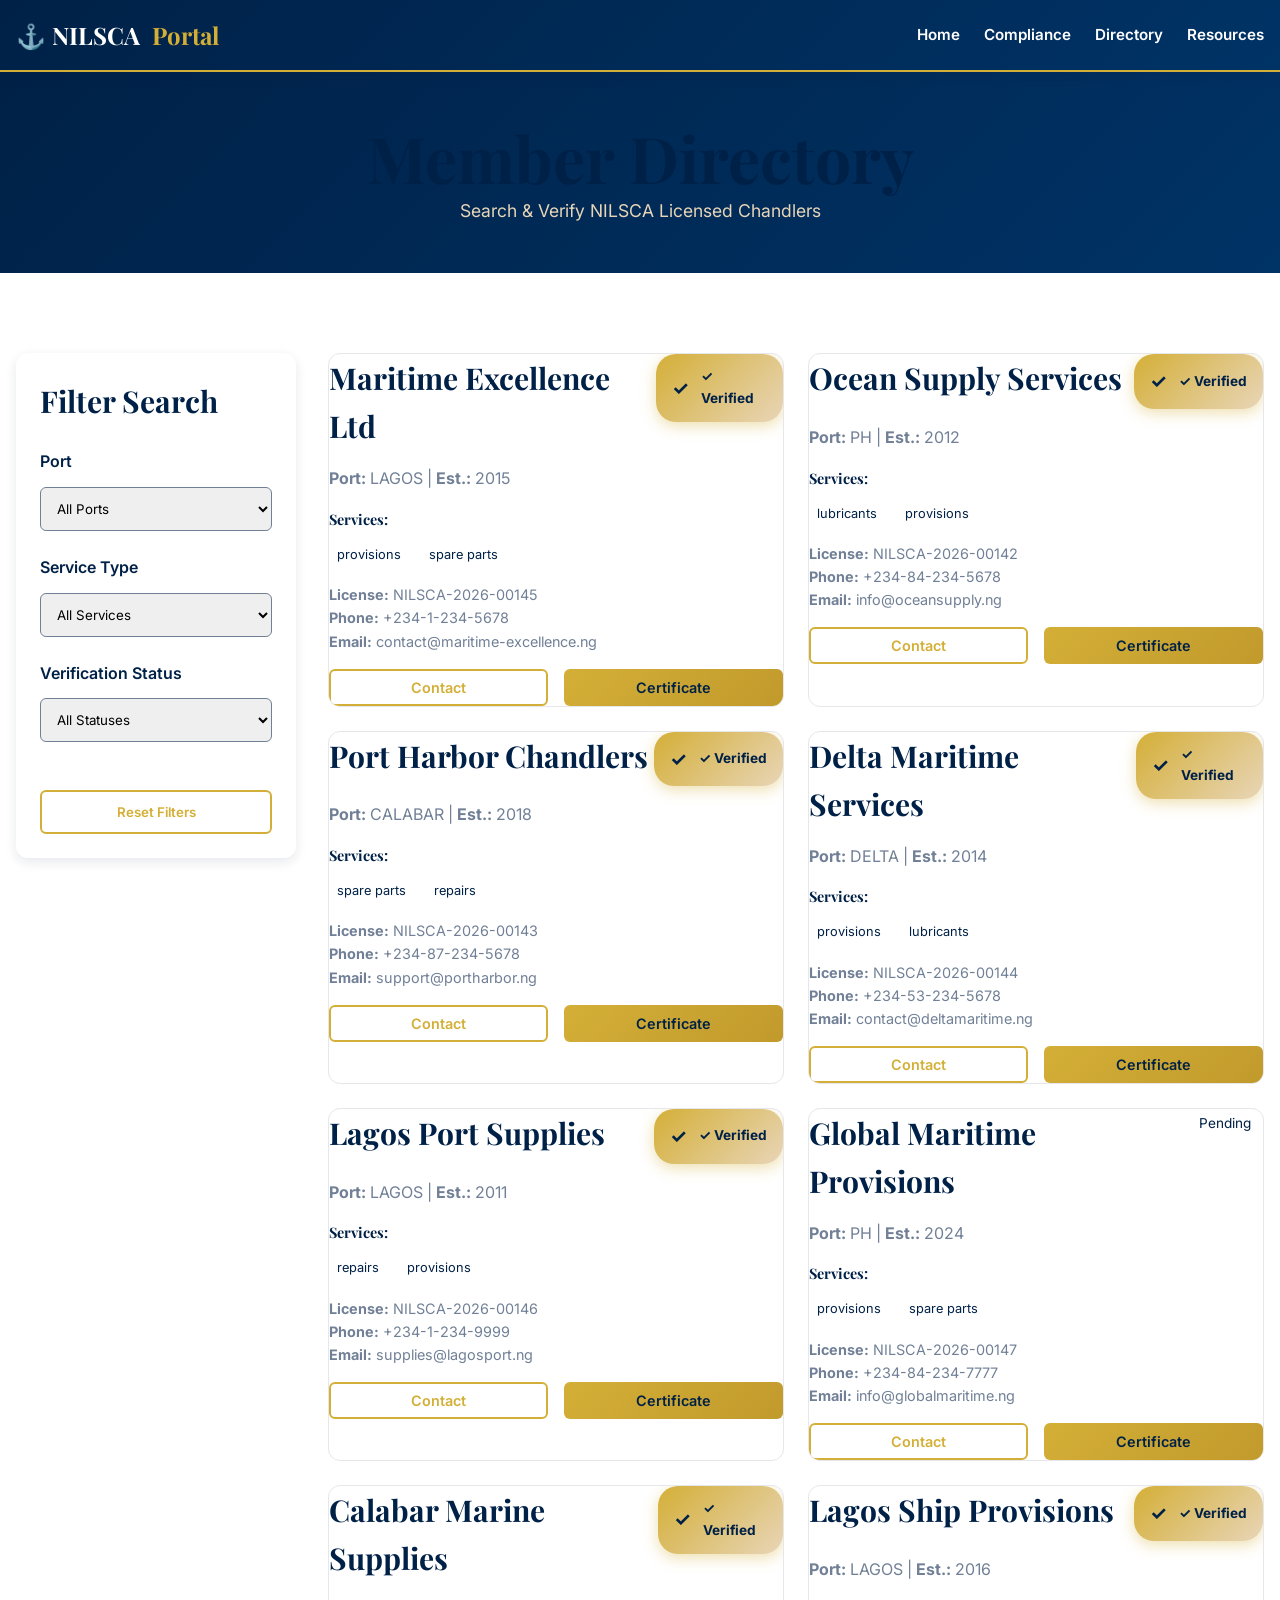
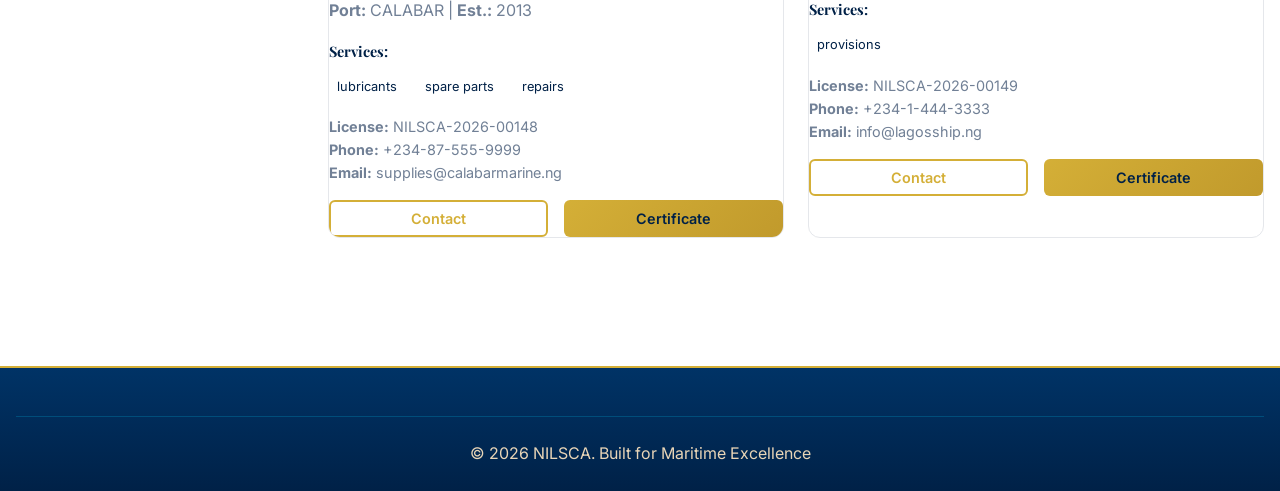
<file: directory.html>
<!doctype html>
<html lang="en">
  <head>
    <meta charset="UTF-8" />
    <meta name="viewport" content="width=device-width, initial-scale=1.0" />
    <title>Member Directory - NILSCA</title>
    <link
      href="https://fonts.googleapis.com/css2?family=Playfair+Display:wght@600;700&family=Inter:wght@400;500;600;700&display=swap"
      rel="stylesheet"
    />
    <link rel="stylesheet" href="css/nilsca-premium.css" />
    <link rel="stylesheet" href="css/responsive.css" />
  </head>
  <body>
    <!-- Navigation -->
    <nav class="navbar">
      <div class="container">
        <div class="nav-content">
          <div class="logo">
            ⚓ NILSCA <span class="logo-accent">Portal</span>
          </div>
          <ul class="nav-menu">
            <li><a href="nilsca-index.html">Home</a></li>
            <li><a href="#">Compliance</a></li>
            <li><a href="directory.html">Directory</a></li>
            <li><a href="#">Resources</a></li>
          </ul>
        </div>
      </div>
    </nav>

    <!-- Page Header -->
    <section
      style="
        background: linear-gradient(
          135deg,
          var(--color-navy-900),
          var(--color-navy-800)
        );
        color: var(--color-white);
        padding: var(--spacing-2xl) 0;
        text-align: center;
      "
    >
      <div class="container">
        <h1>Member Directory</h1>
        <p style="color: var(--color-gold-400); font-size: 1.1rem">
          Search & Verify NILSCA Licensed Chandlers
        </p>
      </div>
    </section>

    <!-- Directory Section -->
    <section style="padding: var(--spacing-2xl) 0">
      <div class="container">
        <div class="directory-container">
          <!-- Filters -->
          <aside class="directory-filters">
            <h3 style="margin-bottom: var(--spacing-lg)">Filter Search</h3>

            <div class="filter-group">
              <label>Port</label>
              <select id="portFilter" onchange="filterMembers()">
                <option value="">All Ports</option>
                <option value="lagos">Lagos</option>
                <option value="ph">Port Harcourt</option>
                <option value="calabar">Calabar</option>
                <option value="delta">Delta Port</option>
              </select>
            </div>

            <div class="filter-group">
              <label>Service Type</label>
              <select id="serviceFilter" onchange="filterMembers()">
                <option value="">All Services</option>
                <option value="provisions">Food & Provisions</option>
                <option value="lubricants">Lubricants</option>
                <option value="spare-parts">Spare Parts</option>
                <option value="repairs">Repairs & Maintenance</option>
              </select>
            </div>

            <div class="filter-group">
              <label>Verification Status</label>
              <select id="statusFilter" onchange="filterMembers()">
                <option value="">All Statuses</option>
                <option value="verified">Verified ✓</option>
                <option value="pending">Pending Review</option>
              </select>
            </div>

            <button
              class="btn btn-secondary btn-block"
              onclick="resetFilters()"
              style="margin-top: var(--spacing-lg)"
            >
              Reset Filters
            </button>
          </aside>

          <!-- Member Grid -->
          <main>
            <div id="memberGrid" class="member-grid">
              <!-- Members will be loaded here -->
            </div>
          </main>
        </div>
      </div>
    </section>

    <!-- Footer -->
    <footer class="footer">
      <div class="container">
        <div class="footer-bottom">
          <p>&copy; 2026 NILSCA. Built for Maritime Excellence</p>
        </div>
      </div>
    </footer>

    <script src="js/nilsca-members.js"></script>
  </body>
</html>
</file>
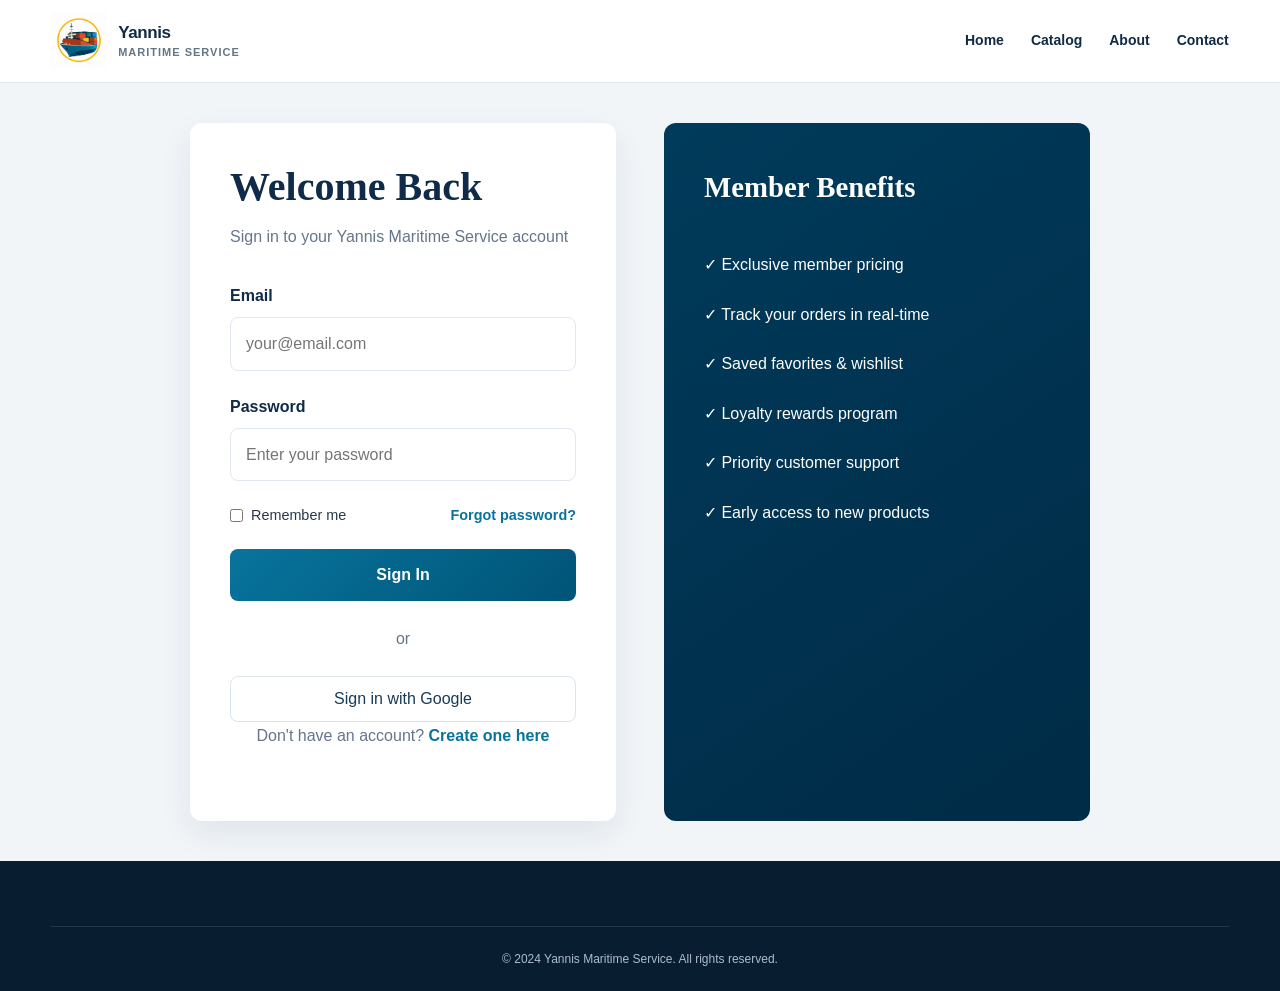
<file: login.html>
<!doctype html>
<html lang="en">
  <head>
    <meta charset="UTF-8" />
    <meta name="viewport" content="width=device-width, initial-scale=1.0" />
    <title>Login - Yannis Maritime Service</title>
    <link rel="stylesheet" href="css/styles.css" />
    <link rel="stylesheet" href="css/responsive.css" />
  </head>
  <body>
    <!-- Navigation -->
    <nav class="navbar">
      <div class="container">
        <div class="nav-content">
          <div class="logo">
            <img
              class="logo-image"
              src="Images/Ship.png"
              alt="Yannis Maritime Services logo"
            />
            <span class="logo-text"
              >Yannis <span class="logo-accent"> Maritime Service</span></span
            >
          </div>

          <div class="nav-toggle" id="navToggle">
            <span></span>
            <span></span>
            <span></span>
          </div>

          <ul class="nav-menu" id="navMenu">
            <li><a href="index.html">Home</a></li>
            <li><a href="catalog.html">Catalog</a></li>
            <li><a href="index.html#about">About</a></li>
            <li><a href="index.html#contact">Contact</a></li>
          </ul>
        </div>
      </div>
    </nav>

    <!-- Login Section -->
    <section class="login-section">
      <div class="login-container">
        <div class="login-box">
          <h2>Welcome Back</h2>
          <p>Sign in to your Yannis Maritime Service account</p>

          <form class="login-form" onsubmit="handleLogin(event)">
            <div class="form-group">
              <label for="email">Email</label>
              <input
                type="email"
                id="email"
                name="email"
                placeholder="your@email.com"
                required
              />
            </div>

            <div class="form-group">
              <label for="password">Password</label>
              <input
                type="password"
                id="password"
                name="password"
                placeholder="Enter your password"
                required
              />
            </div>

            <div class="form-remember">
              <label> <input type="checkbox" /> Remember me </label>
              <a href="#forgot">Forgot password?</a>
            </div>

            <button type="submit" class="btn btn-primary btn-block">
              Sign In
            </button>
          </form>

          <div class="login-divider">or</div>

          <div class="login-alternative">
            <button class="btn-alt">Sign in with Google</button>
          </div>

          <p class="login-footer">
            Don't have an account? <a href="#register">Create one here</a>
          </p>
        </div>

        <div class="login-benefits">
          <h3>Member Benefits</h3>
          <ul>
            <li>✓ Exclusive member pricing</li>
            <li>✓ Track your orders in real-time</li>
            <li>✓ Saved favorites & wishlist</li>
            <li>✓ Loyalty rewards program</li>
            <li>✓ Priority customer support</li>
            <li>✓ Early access to new products</li>
          </ul>
        </div>
      </div>
    </section>

    <!-- Footer -->
    <footer class="footer">
      <div class="container">
        <div class="footer-bottom">
          <p>&copy; 2024 Yannis Maritime Service. All rights reserved.</p>
        </div>
      </div>
    </footer>

    <script src="js/main.js"></script>
    <script>
      function handleLogin(event) {
        event.preventDefault();
        // Simple demo - just redirect to dashboard
        alert("Login successful! Redirecting to dashboard...");
        window.location.href = "dashboard.html";
      }
    </script>
  </body>
</html>
</file>
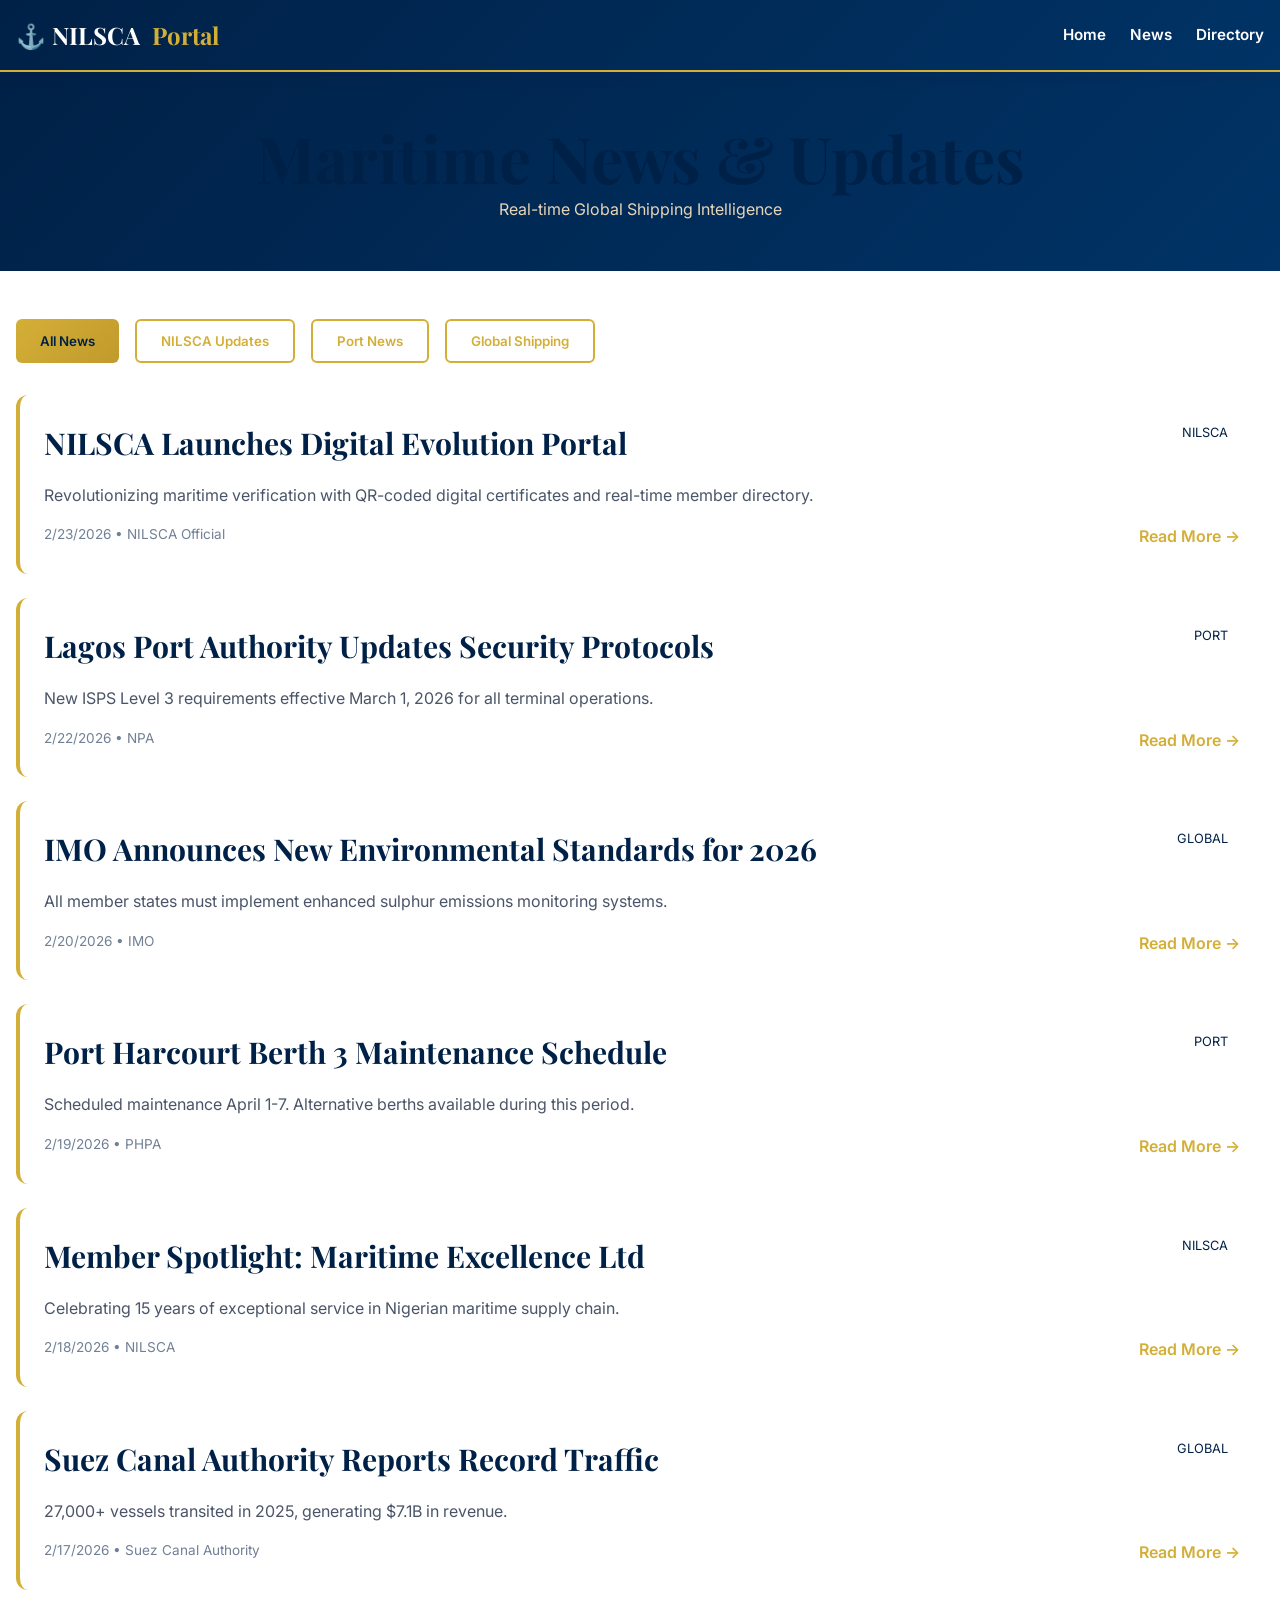
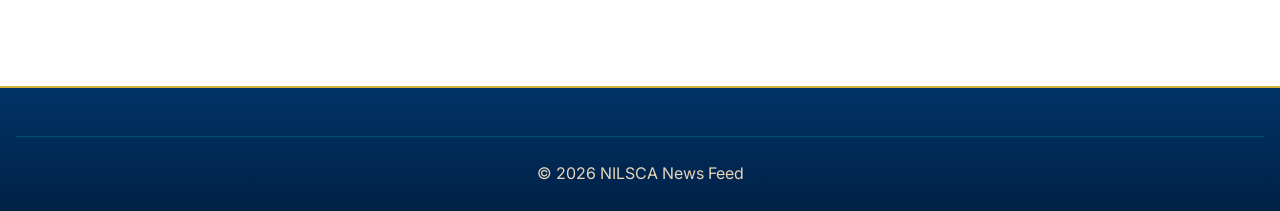
<file: news.html>
<!doctype html>
<html lang="en">
  <head>
    <meta charset="UTF-8" />
    <meta name="viewport" content="width=device-width, initial-scale=1.0" />
    <title>News & Updates - NILSCA</title>
    <link
      href="https://fonts.googleapis.com/css2?family=Playfair+Display:wght@600;700&family=Inter:wght@400;500;600;700&display=swap"
      rel="stylesheet"
    />
    <link rel="stylesheet" href="css/nilsca-premium.css" />
  </head>
  <body>
    <!-- Navigation -->
    <nav class="navbar">
      <div class="container">
        <div class="nav-content">
          <div class="logo">
            ⚓ NILSCA <span class="logo-accent">Portal</span>
          </div>
          <ul class="nav-menu">
            <li><a href="nilsca-index.html">Home</a></li>
            <li><a href="news.html">News</a></li>
            <li><a href="directory.html">Directory</a></li>
          </ul>
        </div>
      </div>
    </nav>

    <!-- Page Header -->
    <section
      style="
        background: linear-gradient(
          135deg,
          var(--color-navy-900),
          var(--color-navy-800)
        );
        color: var(--color-white);
        padding: var(--spacing-2xl) 0;
        text-align: center;
      "
    >
      <div class="container">
        <h1>Maritime News & Updates</h1>
        <p style="color: var(--color-gold-400)">
          Real-time Global Shipping Intelligence
        </p>
      </div>
    </section>

    <!-- News Feed -->
    <section style="padding: var(--spacing-2xl) 0">
      <div class="container">
        <!-- Category Filter -->
        <div
          style="
            margin-bottom: var(--spacing-xl);
            display: flex;
            gap: var(--spacing-md);
            flex-wrap: wrap;
          "
        >
          <button class="btn btn-primary" onclick="filterNews('all')">
            All News
          </button>
          <button class="btn btn-secondary" onclick="filterNews('nilsca')">
            NILSCA Updates
          </button>
          <button class="btn btn-secondary" onclick="filterNews('port')">
            Port News
          </button>
          <button class="btn btn-secondary" onclick="filterNews('global')">
            Global Shipping
          </button>
        </div>

        <!-- News List -->
        <div id="newsFeed" style="display: grid; gap: var(--spacing-lg)">
          <!-- News items will load here -->
        </div>
      </div>
    </section>

    <!-- Footer -->
    <footer class="footer">
      <div class="container">
        <div class="footer-bottom">
          <p>&copy; 2026 NILSCA News Feed</p>
        </div>
      </div>
    </footer>

    <script>
      // Sample News Data
      const newsArticles = [
        {
          id: 1,
          category: "nilsca",
          title: "NILSCA Launches Digital Evolution Portal",
          excerpt:
            "Revolutionizing maritime verification with QR-coded digital certificates and real-time member directory.",
          date: "2026-02-23",
          source: "NILSCA Official",
        },
        {
          id: 2,
          category: "port",
          title: "Lagos Port Authority Updates Security Protocols",
          excerpt:
            "New ISPS Level 3 requirements effective March 1, 2026 for all terminal operations.",
          date: "2026-02-22",
          source: "NPA",
        },
        {
          id: 3,
          category: "global",
          title: "IMO Announces New Environmental Standards for 2026",
          excerpt:
            "All member states must implement enhanced sulphur emissions monitoring systems.",
          date: "2026-02-20",
          source: "IMO",
        },
        {
          id: 4,
          category: "port",
          title: "Port Harcourt Berth 3 Maintenance Schedule",
          excerpt:
            "Scheduled maintenance April 1-7. Alternative berths available during this period.",
          date: "2026-02-19",
          source: "PHPA",
        },
        {
          id: 5,
          category: "nilsca",
          title: "Member Spotlight: Maritime Excellence Ltd",
          excerpt:
            "Celebrating 15 years of exceptional service in Nigerian maritime supply chain.",
          date: "2026-02-18",
          source: "NILSCA",
        },
        {
          id: 6,
          category: "global",
          title: "Suez Canal Authority Reports Record Traffic",
          excerpt:
            "27,000+ vessels transited in 2025, generating $7.1B in revenue.",
          date: "2026-02-17",
          source: "Suez Canal Authority",
        },
      ];

      // Load News on Page Load
      document.addEventListener("DOMContentLoaded", () => {
        displayNews(newsArticles);
      });

      // Display News
      function displayNews(articles) {
        const feed = document.getElementById("newsFeed");
        feed.innerHTML = articles
          .map(
            (article) => `
                <div style="background: white; padding: var(--spacing-lg); border-radius: 12px; border-left: 4px solid var(--color-gold-500); box-shadow: var(--shadow-sm);">
                    <div style="display: flex; justify-content: space-between; align-items: start; margin-bottom: var(--spacing-md);">
                        <h3 style="color: var(--color-navy-900);">${article.title}</h3>
                        <span style="background: var(--color-gold-200); color: var(--color-navy-900); padding: 4px 12px; border-radius: 20px; font-size: 0.8rem; white-space: nowrap;">
                            ${article.category.toUpperCase()}
                        </span>
                    </div>
                    <p style="color: var(--color-gray-700); margin-bottom: var(--spacing-md);">${article.excerpt}</p>
                    <div style="display: flex; justify-content: space-between;">
                        <p style="font-size: 0.85rem; color: var(--color-gray-600);">
                            ${new Date(article.date).toLocaleDateString()} • ${article.source}
                        </p>
                        <a href="#" style="color: var(--color-gold-500); text-decoration: none; font-weight: 600;">Read More →</a>
                    </div>
                </div>
            `,
          )
          .join("");
      }

      // Filter News
      function filterNews(category) {
        const filtered =
          category === "all"
            ? newsArticles
            : newsArticles.filter((a) => a.category === category);
        displayNews(filtered);
      }
    </script>
  </body>
</html>
</file>
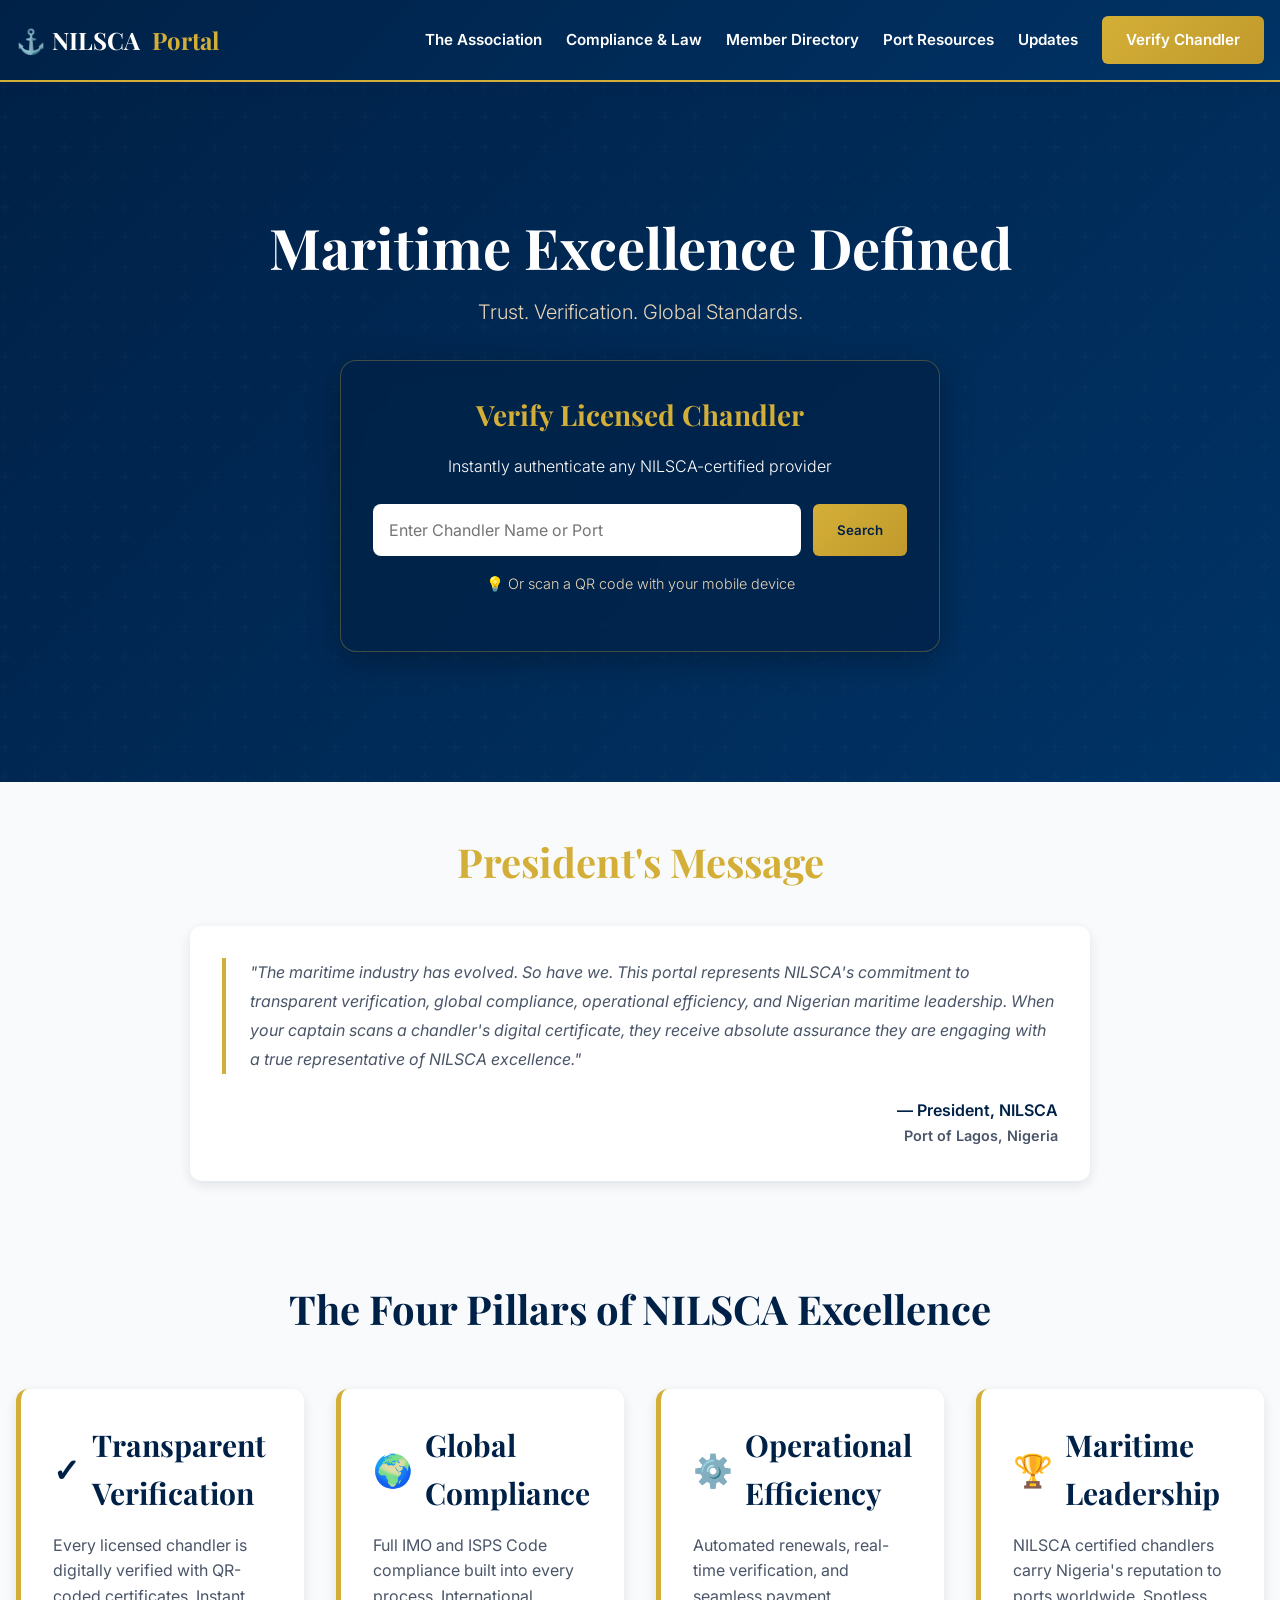
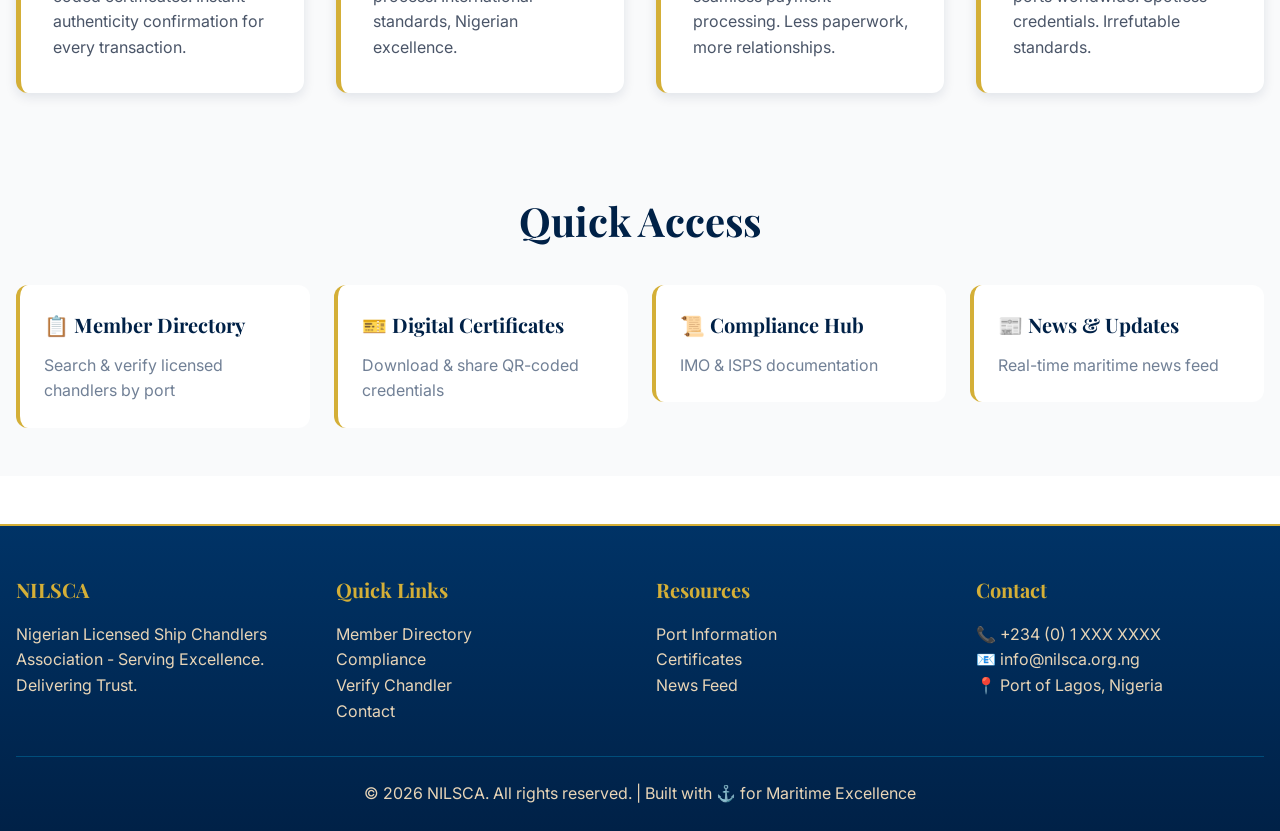
<file: nilsca-index.html>
<!doctype html>
<html lang="en">
  <head>
    <meta charset="UTF-8" />
    <meta name="viewport" content="width=device-width, initial-scale=1.0" />
    <title>NILSCA - Nigerian Licensed Ship Chandlers Association</title>
    <link
      href="https://fonts.googleapis.com/css2?family=Playfair+Display:wght@600;700&family=Inter:wght@400;500;600;700&family=Space+Mono:wght@400;700&display=swap"
      rel="stylesheet"
    />
    <link rel="stylesheet" href="css/nilsca-premium.css" />
    <link rel="stylesheet" href="css/responsive.css" />
  </head>
  <body>
    <!-- Navigation -->
    <nav class="navbar">
      <div class="container">
        <div class="nav-content">
          <div class="logo">
            ⚓ NILSCA <span class="logo-accent">Portal</span>
          </div>

          <div class="nav-toggle" id="navToggle">
            <span></span>
            <span></span>
            <span></span>
          </div>

          <ul class="nav-menu" id="navMenu">
            <li><a href="#">The Association</a></li>
            <li><a href="compliance.html">Compliance & Law</a></li>
            <li><a href="directory.html">Member Directory</a></li>
            <li><a href="ports.html">Port Resources</a></li>
            <li><a href="news.html">Updates</a></li>
            <li>
              <a href="verify.html" class="btn btn-primary">Verify Chandler</a>
            </li>
          </ul>
        </div>
      </div>
    </nav>

    <!-- Hero Section with Glassmorphism CTA -->
    <section class="hero">
      <div class="hero-content">
        <h1>Maritime Excellence Defined</h1>
        <p>Trust. Verification. Global Standards.</p>

        <!-- Glassmorphism CTA Box -->
        <div class="cta-glass">
          <h2>Verify Licensed Chandler</h2>
          <p>Instantly authenticate any NILSCA-certified provider</p>
          <form class="search-box" onsubmit="handleVerification(event)">
            <input
              type="text"
              id="chandlerName"
              placeholder="Enter Chandler Name or Port"
              required
            />
            <button type="submit" class="btn btn-primary">Search</button>
          </form>
          <p style="font-size: 0.9rem; color: var(--color-gold-400)">
            💡 Or scan a QR code with your mobile device
          </p>
        </div>
      </div>
    </section>

    <!-- Welcome from President -->
    <section class="trust-section">
      <div class="container">
        <h2 style="text-align: center; margin-bottom: var(--spacing-xl)">
          <span style="color: var(--color-gold-500)">President's Message</span>
        </h2>
        <div
          style="
            max-width: 900px;
            margin: 0 auto;
            background: var(--color-white);
            padding: var(--spacing-xl);
            border-radius: 12px;
            box-shadow: var(--shadow-md);
          "
        >
          <blockquote
            style="
              font-style: italic;
              color: var(--color-gray-700);
              line-height: 1.8;
              border-left: 4px solid var(--color-gold-500);
              padding-left: var(--spacing-lg);
            "
          >
            "The maritime industry has evolved. So have we. This portal
            represents NILSCA's commitment to transparent verification, global
            compliance, operational efficiency, and Nigerian maritime
            leadership. When your captain scans a chandler's digital
            certificate, they receive absolute assurance they are engaging with
            a true representative of NILSCA excellence."
          </blockquote>
          <p
            style="
              margin-top: var(--spacing-lg);
              text-align: right;
              color: var(--color-navy-900);
              font-weight: 600;
            "
          >
            — President, NILSCA<br />
            <span style="font-size: 0.9rem; color: var(--color-gray-700)"
              >Port of Lagos, Nigeria</span
            >
          </p>
        </div>
      </div>
    </section>

    <!-- Trust Pillars -->
    <section class="trust-section">
      <div class="container">
        <h2 style="text-align: center; margin-bottom: var(--spacing-2xl)">
          The Four Pillars of NILSCA Excellence
        </h2>

        <div class="trust-grid">
          <div class="trust-card">
            <h3><span class="icon">✓</span> Transparent Verification</h3>
            <p>
              Every licensed chandler is digitally verified with QR-coded
              certificates. Instant authenticity confirmation for every
              transaction.
            </p>
          </div>

          <div class="trust-card">
            <h3><span class="icon">🌍</span> Global Compliance</h3>
            <p>
              Full IMO and ISPS Code compliance built into every process.
              International standards, Nigerian excellence.
            </p>
          </div>

          <div class="trust-card">
            <h3><span class="icon">⚙️</span> Operational Efficiency</h3>
            <p>
              Automated renewals, real-time verification, and seamless payment
              processing. Less paperwork, more relationships.
            </p>
          </div>

          <div class="trust-card">
            <h3><span class="icon">🏆</span> Maritime Leadership</h3>
            <p>
              NILSCA certified chandlers carry Nigeria's reputation to ports
              worldwide. Spotless credentials. Irrefutable standards.
            </p>
          </div>
        </div>
      </div>
    </section>

    <!-- Quick Links -->
    <section
      style="padding: var(--spacing-2xl) 0; background: var(--color-gray-50)"
    >
      <div class="container">
        <h2 style="text-align: center; margin-bottom: var(--spacing-xl)">
          Quick Access
        </h2>

        <div
          style="
            display: grid;
            grid-template-columns: repeat(auto-fit, minmax(250px, 1fr));
            gap: var(--spacing-lg);
          "
        >
          <a href="directory.html" style="text-decoration: none">
            <div
              style="
                background: var(--color-white);
                padding: var(--spacing-lg);
                border-radius: 12px;
                border-left: 4px solid var(--color-gold-500);
                cursor: pointer;
                transition: all 0.3s;
                box-shadow: var(--shadow-sm);
              "
            >
              <h4
                style="
                  color: var(--color-navy-900);
                  margin-bottom: var(--spacing-sm);
                "
              >
                📋 Member Directory
              </h4>
              <p style="color: var(--color-gray-600)">
                Search & verify licensed chandlers by port
              </p>
            </div>
          </a>

          <a href="certificates.html" style="text-decoration: none">
            <div
              style="
                background: var(--color-white);
                padding: var(--spacing-lg);
                border-radius: 12px;
                border-left: 4px solid var(--color-gold-500);
                cursor: pointer;
                transition: all 0.3s;
                box-shadow: var(--shadow-sm);
              "
            >
              <h4
                style="
                  color: var(--color-navy-900);
                  margin-bottom: var(--spacing-sm);
                "
              >
                🎫 Digital Certificates
              </h4>
              <p style="color: var(--color-gray-600)">
                Download & share QR-coded credentials
              </p>
            </div>
          </a>

          <a href="compliance.html" style="text-decoration: none">
            <div
              style="
                background: var(--color-white);
                padding: var(--spacing-lg);
                border-radius: 12px;
                border-left: 4px solid var(--color-gold-500);
                cursor: pointer;
                transition: all 0.3s;
                box-shadow: var(--shadow-sm);
              "
            >
              <h4
                style="
                  color: var(--color-navy-900);
                  margin-bottom: var(--spacing-sm);
                "
              >
                📜 Compliance Hub
              </h4>
              <p style="color: var(--color-gray-600)">
                IMO & ISPS documentation
              </p>
            </div>
          </a>

          <a href="news.html" style="text-decoration: none">
            <div
              style="
                background: var(--color-white);
                padding: var(--spacing-lg);
                border-radius: 12px;
                border-left: 4px solid var(--color-gold-500);
                cursor: pointer;
                transition: all 0.3s;
                box-shadow: var(--shadow-sm);
              "
            >
              <h4
                style="
                  color: var(--color-navy-900);
                  margin-bottom: var(--spacing-sm);
                "
              >
                📰 News & Updates
              </h4>
              <p style="color: var(--color-gray-600)">
                Real-time maritime news feed
              </p>
            </div>
          </a>
        </div>
      </div>
    </section>

    <!-- Footer -->
    <footer class="footer">
      <div class="container">
        <div class="footer-content">
          <div class="footer-section">
            <h4>NILSCA</h4>
            <p>
              Nigerian Licensed Ship Chandlers Association - Serving Excellence.
              Delivering Trust.
            </p>
          </div>
          <div class="footer-section">
            <h4>Quick Links</h4>
            <ul style="list-style: none">
              <li><a href="directory.html">Member Directory</a></li>
              <li><a href="compliance.html">Compliance</a></li>
              <li><a href="verify.html">Verify Chandler</a></li>
              <li><a href="contact.html">Contact</a></li>
            </ul>
          </div>
          <div class="footer-section">
            <h4>Resources</h4>
            <ul style="list-style: none">
              <li><a href="ports.html">Port Information</a></li>
              <li><a href="certificates.html">Certificates</a></li>
              <li><a href="news.html">News Feed</a></li>
            </ul>
          </div>
          <div class="footer-section">
            <h4>Contact</h4>
            <p>
              📞 +234 (0) 1 XXX XXXX<br />📧 info@nilsca.org.ng<br />📍 Port of
              Lagos, Nigeria
            </p>
          </div>
        </div>
        <div class="footer-bottom">
          <p>
            &copy; 2026 NILSCA. All rights reserved. | Built with ⚓ for
            Maritime Excellence
          </p>
        </div>
      </div>
    </footer>

    <script src="js/main.js"></script>
    <script src="js/nilsca-portal.js"></script>
  </body>
</html>
</file>
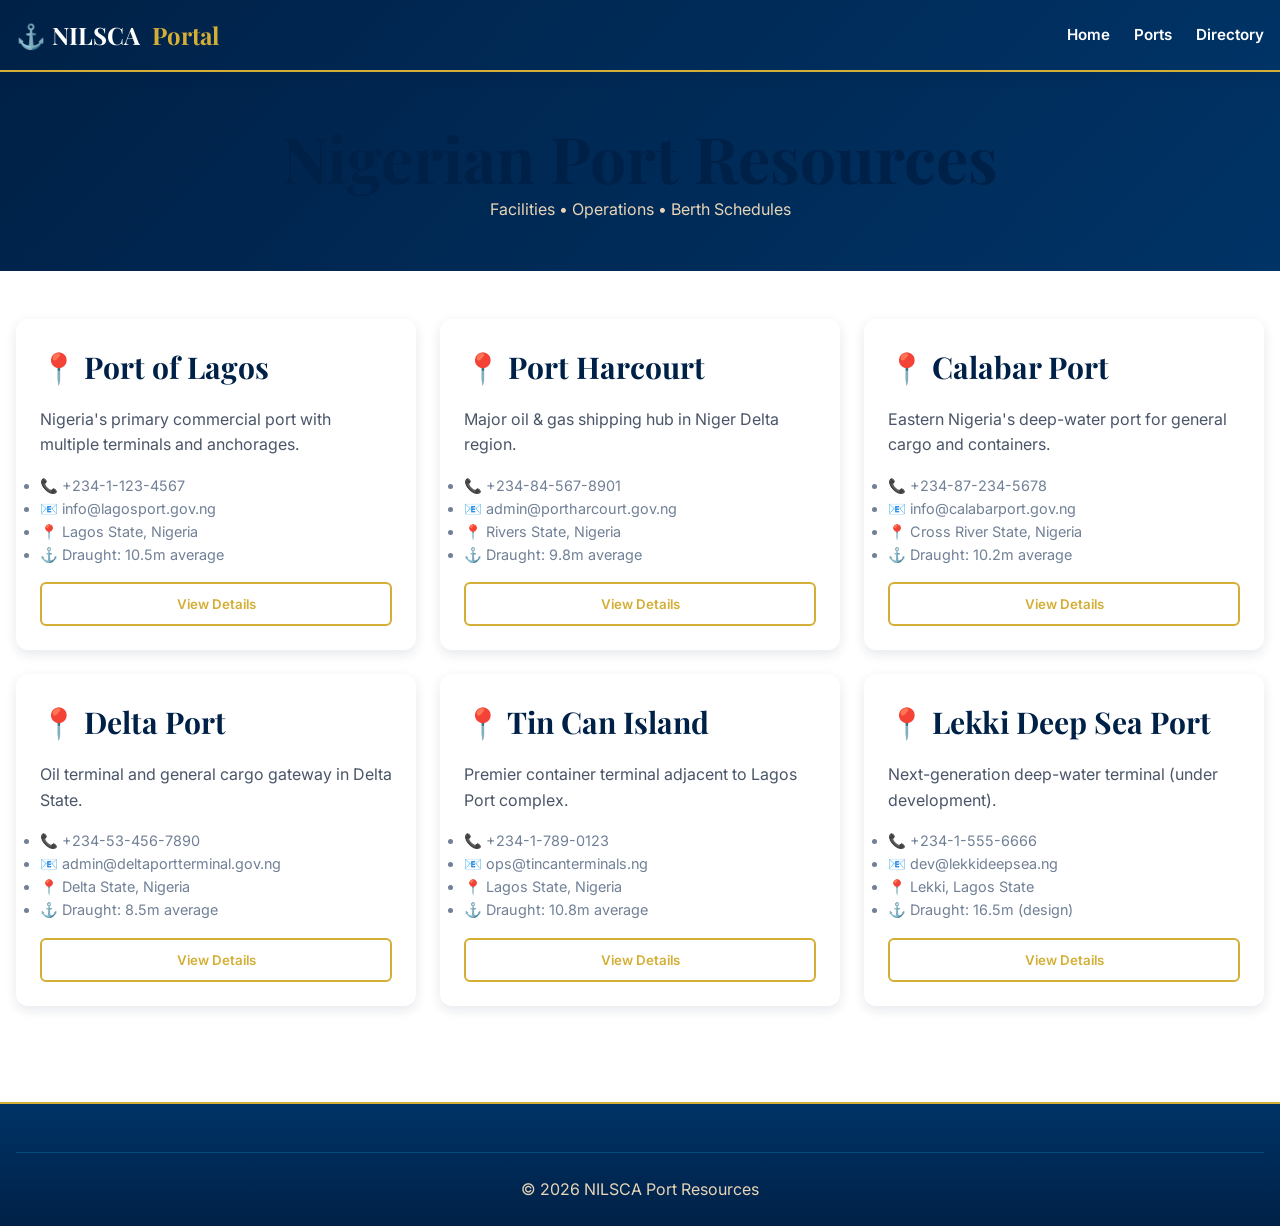
<file: ports.html>
<!doctype html>
<html lang="en">
  <head>
    <meta charset="UTF-8" />
    <meta name="viewport" content="width=device-width, initial-scale=1.0" />
    <title>Port Resources - NILSCA</title>
    <link
      href="https://fonts.googleapis.com/css2?family=Playfair+Display:wght@600;700&family=Inter:wght@400;500;600;700&display=swap"
      rel="stylesheet"
    />
    <link rel="stylesheet" href="css/nilsca-premium.css" />
  </head>
  <body>
    <!-- Navigation -->
    <nav class="navbar">
      <div class="container">
        <div class="nav-content">
          <div class="logo">
            ⚓ NILSCA <span class="logo-accent">Portal</span>
          </div>
          <ul class="nav-menu">
            <li><a href="nilsca-index.html">Home</a></li>
            <li><a href="ports.html">Ports</a></li>
            <li><a href="directory.html">Directory</a></li>
          </ul>
        </div>
      </div>
    </nav>

    <!-- Page Header -->
    <section
      style="
        background: linear-gradient(
          135deg,
          var(--color-navy-900),
          var(--color-navy-800)
        );
        color: var(--color-white);
        padding: var(--spacing-2xl) 0;
        text-align: center;
      "
    >
      <div class="container">
        <h1>Nigerian Port Resources</h1>
        <p style="color: var(--color-gold-400)">
          Facilities • Operations • Berth Schedules
        </p>
      </div>
    </section>

    <!-- Port Listings -->
    <section style="padding: var(--spacing-2xl) 0">
      <div class="container">
        <div
          style="
            display: grid;
            grid-template-columns: repeat(auto-fit, minmax(300px, 1fr));
            gap: var(--spacing-lg);
          "
        >
          <!-- Lagos Port -->
          <div
            style="
              background: white;
              padding: var(--spacing-lg);
              border-radius: 12px;
              box-shadow: var(--shadow-md);
            "
          >
            <h3
              style="
                color: var(--color-navy-900);
                margin-bottom: var(--spacing-md);
              "
            >
              📍 Port of Lagos
            </h3>
            <p
              style="
                color: var(--color-gray-700);
                margin-bottom: var(--spacing-md);
              "
            >
              Nigeria's primary commercial port with multiple terminals and
              anchorages.
            </p>
            <ul
              style="
                color: var(--color-gray-600);
                font-size: 0.9rem;
                margin-bottom: var(--spacing-md);
              "
            >
              <li>📞 +234-1-123-4567</li>
              <li>📧 info@lagosport.gov.ng</li>
              <li>📍 Lagos State, Nigeria</li>
              <li>⚓ Draught: 10.5m average</li>
            </ul>
            <button
              class="btn btn-secondary btn-block"
              onclick="viewPortDetails('lagos')"
            >
              View Details
            </button>
          </div>

          <!-- Port Harcourt -->
          <div
            style="
              background: white;
              padding: var(--spacing-lg);
              border-radius: 12px;
              box-shadow: var(--shadow-md);
            "
          >
            <h3
              style="
                color: var(--color-navy-900);
                margin-bottom: var(--spacing-md);
              "
            >
              📍 Port Harcourt
            </h3>
            <p
              style="
                color: var(--color-gray-700);
                margin-bottom: var(--spacing-md);
              "
            >
              Major oil & gas shipping hub in Niger Delta region.
            </p>
            <ul
              style="
                color: var(--color-gray-600);
                font-size: 0.9rem;
                margin-bottom: var(--spacing-md);
              "
            >
              <li>📞 +234-84-567-8901</li>
              <li>📧 admin@portharcourt.gov.ng</li>
              <li>📍 Rivers State, Nigeria</li>
              <li>⚓ Draught: 9.8m average</li>
            </ul>
            <button
              class="btn btn-secondary btn-block"
              onclick="viewPortDetails('ph')"
            >
              View Details
            </button>
          </div>

          <!-- Calabar Port -->
          <div
            style="
              background: white;
              padding: var(--spacing-lg);
              border-radius: 12px;
              box-shadow: var(--shadow-md);
            "
          >
            <h3
              style="
                color: var(--color-navy-900);
                margin-bottom: var(--spacing-md);
              "
            >
              📍 Calabar Port
            </h3>
            <p
              style="
                color: var(--color-gray-700);
                margin-bottom: var(--spacing-md);
              "
            >
              Eastern Nigeria's deep-water port for general cargo and
              containers.
            </p>
            <ul
              style="
                color: var(--color-gray-600);
                font-size: 0.9rem;
                margin-bottom: var(--spacing-md);
              "
            >
              <li>📞 +234-87-234-5678</li>
              <li>📧 info@calabarport.gov.ng</li>
              <li>📍 Cross River State, Nigeria</li>
              <li>⚓ Draught: 10.2m average</li>
            </ul>
            <button
              class="btn btn-secondary btn-block"
              onclick="viewPortDetails('calabar')"
            >
              View Details
            </button>
          </div>

          <!-- Warri Port -->
          <div
            style="
              background: white;
              padding: var(--spacing-lg);
              border-radius: 12px;
              box-shadow: var(--shadow-md);
            "
          >
            <h3
              style="
                color: var(--color-navy-900);
                margin-bottom: var(--spacing-md);
              "
            >
              📍 Delta Port
            </h3>
            <p
              style="
                color: var(--color-gray-700);
                margin-bottom: var(--spacing-md);
              "
            >
              Oil terminal and general cargo gateway in Delta State.
            </p>
            <ul
              style="
                color: var(--color-gray-600);
                font-size: 0.9rem;
                margin-bottom: var(--spacing-md);
              "
            >
              <li>📞 +234-53-456-7890</li>
              <li>📧 admin@deltaportterminal.gov.ng</li>
              <li>📍 Delta State, Nigeria</li>
              <li>⚓ Draught: 8.5m average</li>
            </ul>
            <button
              class="btn btn-secondary btn-block"
              onclick="viewPortDetails('delta')"
            >
              View Details
            </button>
          </div>

          <!-- Tin Can Island -->
          <div
            style="
              background: white;
              padding: var(--spacing-lg);
              border-radius: 12px;
              box-shadow: var(--shadow-md);
            "
          >
            <h3
              style="
                color: var(--color-navy-900);
                margin-bottom: var(--spacing-md);
              "
            >
              📍 Tin Can Island
            </h3>
            <p
              style="
                color: var(--color-gray-700);
                margin-bottom: var(--spacing-md);
              "
            >
              Premier container terminal adjacent to Lagos Port complex.
            </p>
            <ul
              style="
                color: var(--color-gray-600);
                font-size: 0.9rem;
                margin-bottom: var(--spacing-md);
              "
            >
              <li>📞 +234-1-789-0123</li>
              <li>📧 ops@tincanterminals.ng</li>
              <li>📍 Lagos State, Nigeria</li>
              <li>⚓ Draught: 10.8m average</li>
            </ul>
            <button
              class="btn btn-secondary btn-block"
              onclick="viewPortDetails('tincan')"
            >
              View Details
            </button>
          </div>

          <!-- Lekki Port -->
          <div
            style="
              background: white;
              padding: var(--spacing-lg);
              border-radius: 12px;
              box-shadow: var(--shadow-md);
            "
          >
            <h3
              style="
                color: var(--color-navy-900);
                margin-bottom: var(--spacing-md);
              "
            >
              📍 Lekki Deep Sea Port
            </h3>
            <p
              style="
                color: var(--color-gray-700);
                margin-bottom: var(--spacing-md);
              "
            >
              Next-generation deep-water terminal (under development).
            </p>
            <ul
              style="
                color: var(--color-gray-600);
                font-size: 0.9rem;
                margin-bottom: var(--spacing-md);
              "
            >
              <li>📞 +234-1-555-6666</li>
              <li>📧 dev@lekkideepsea.ng</li>
              <li>📍 Lekki, Lagos State</li>
              <li>⚓ Draught: 16.5m (design)</li>
            </ul>
            <button
              class="btn btn-secondary btn-block"
              onclick="viewPortDetails('lekki')"
            >
              View Details
            </button>
          </div>
        </div>
      </div>
    </section>

    <!-- Footer -->
    <footer class="footer">
      <div class="container">
        <div class="footer-bottom">
          <p>&copy; 2026 NILSCA Port Resources</p>
        </div>
      </div>
    </footer>

    <script>
      function viewPortDetails(port) {
        alert(`Full details for ${port.toUpperCase()} port opening...`);
      }
    </script>
  </body>
</html>
</file>
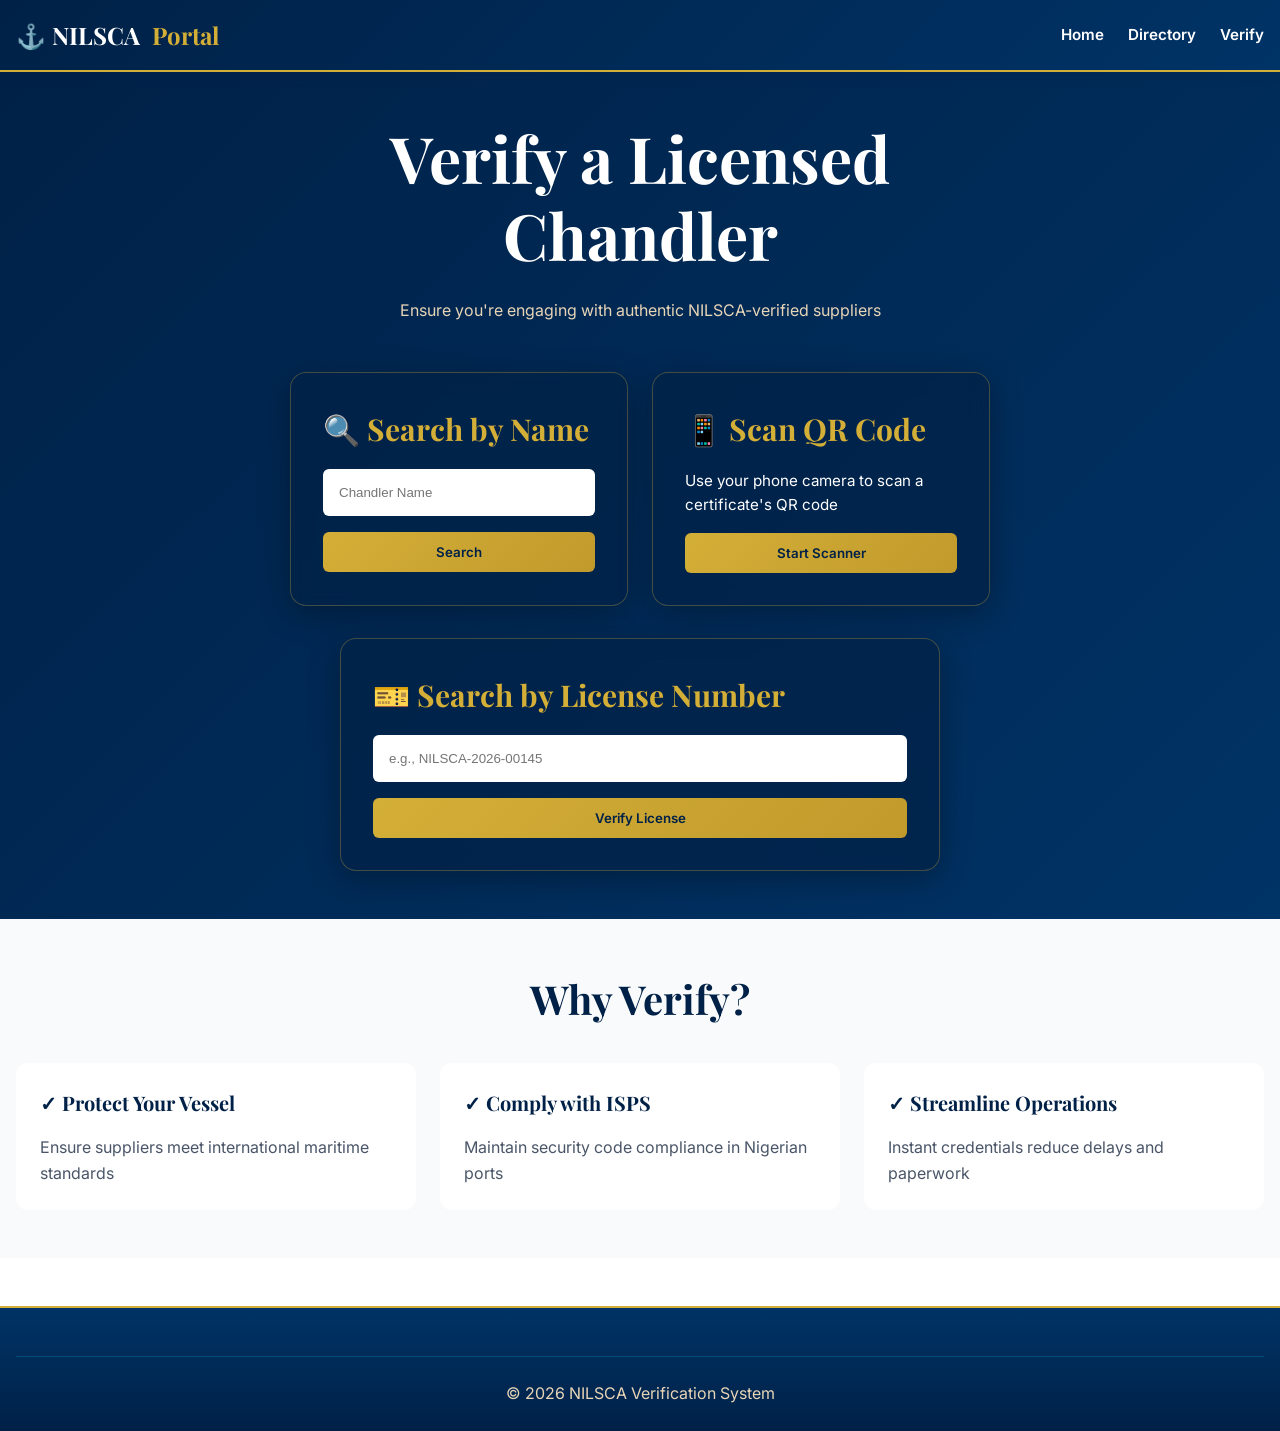
<file: verify.html>
<!doctype html>
<html lang="en">
  <head>
    <meta charset="UTF-8" />
    <meta name="viewport" content="width=device-width, initial-scale=1.0" />
    <title>Verify Chandler - NILSCA</title>
    <link
      href="https://fonts.googleapis.com/css2?family=Playfair+Display:wght@600;700&family=Inter:wght@400;500;600;700&display=swap"
      rel="stylesheet"
    />
    <link rel="stylesheet" href="css/nilsca-premium.css" />
  </head>
  <body>
    <!-- Navigation -->
    <nav class="navbar">
      <div class="container">
        <div class="nav-content">
          <div class="logo">
            ⚓ NILSCA <span class="logo-accent">Portal</span>
          </div>
          <ul class="nav-menu">
            <li><a href="nilsca-index.html">Home</a></li>
            <li><a href="directory.html">Directory</a></li>
            <li><a href="verify.html">Verify</a></li>
          </ul>
        </div>
      </div>
    </nav>

    <!-- Verification Section -->
    <section
      style="
        background: linear-gradient(
          135deg,
          var(--color-navy-900),
          var(--color-navy-800)
        );
        color: var(--color-white);
        padding: var(--spacing-2xl) 0;
        min-height: 600px;
        display: flex;
        align-items: center;
      "
    >
      <div class="container" style="width: 100%">
        <!-- Verification Tool -->
        <div style="max-width: 700px; margin: 0 auto">
          <h1
            style="
              color: var(--color-white);
              text-align: center;
              margin-bottom: var(--spacing-lg);
            "
          >
            Verify a Licensed Chandler
          </h1>
          <p
            style="
              color: var(--color-gold-400);
              text-align: center;
              margin-bottom: var(--spacing-2xl);
            "
          >
            Ensure you're engaging with authentic NILSCA-verified suppliers
          </p>

          <!-- Verification Methods -->
          <div
            style="
              display: grid;
              grid-template-columns: 1fr 1fr;
              gap: var(--spacing-lg);
              margin-bottom: var(--spacing-xl);
            "
          >
            <!-- Method 1: Search -->
            <div class="cta-glass">
              <h3
                style="
                  color: var(--color-gold-500);
                  margin-bottom: var(--spacing-md);
                "
              >
                🔍 Search by Name
              </h3>
              <form onsubmit="handleSearch(event)">
                <input
                  type="text"
                  id="searchName"
                  placeholder="Chandler Name"
                  style="
                    width: 100%;
                    padding: var(--spacing-md);
                    margin-bottom: var(--spacing-md);
                    border-radius: 6px;
                    border: none;
                  "
                />
                <button type="submit" class="btn btn-primary btn-block">
                  Search
                </button>
              </form>
            </div>

            <!-- Method 2: QR Scan -->
            <div class="cta-glass">
              <h3
                style="
                  color: var(--color-gold-500);
                  margin-bottom: var(--spacing-md);
                "
              >
                📱 Scan QR Code
              </h3>
              <p style="margin-bottom: var(--spacing-md); font-size: 0.95rem">
                Use your phone camera to scan a certificate's QR code
              </p>
              <button
                onclick="initQRScanner()"
                class="btn btn-primary btn-block"
              >
                Start Scanner
              </button>
            </div>
          </div>

          <!-- License Number Search -->
          <div class="cta-glass">
            <h3
              style="
                color: var(--color-gold-500);
                margin-bottom: var(--spacing-md);
              "
            >
              🎫 Search by License Number
            </h3>
            <form onsubmit="handleLicenseSearch(event)">
              <input
                type="text"
                id="licenseNo"
                placeholder="e.g., NILSCA-2026-00145"
                style="
                  width: 100%;
                  padding: var(--spacing-md);
                  margin-bottom: var(--spacing-md);
                  border-radius: 6px;
                  border: none;
                "
              />
              <button type="submit" class="btn btn-primary btn-block">
                Verify License
              </button>
            </form>
          </div>
        </div>
      </div>
    </section>

    <!-- Verification Results Container -->
    <section
      style="padding: var(--spacing-2xl) 0; display: none"
      id="resultsSection"
    >
      <div class="container">
        <div style="max-width: 700px; margin: 0 auto" id="resultsContent">
          <!-- Results will load here -->
        </div>
      </div>
    </section>

    <!-- Information Section -->
    <section
      style="padding: var(--spacing-2xl) 0; background: var(--color-gray-50)"
    >
      <div class="container">
        <h2 style="text-align: center; margin-bottom: var(--spacing-xl)">
          Why Verify?
        </h2>
        <div
          style="
            display: grid;
            grid-template-columns: repeat(auto-fit, minmax(250px, 1fr));
            gap: var(--spacing-lg);
          "
        >
          <div
            style="
              background: var(--color-white);
              padding: var(--spacing-lg);
              border-radius: 12px;
            "
          >
            <h4
              style="
                color: var(--color-navy-900);
                margin-bottom: var(--spacing-md);
              "
            >
              ✓ Protect Your Vessel
            </h4>
            <p>Ensure suppliers meet international maritime standards</p>
          </div>
          <div
            style="
              background: var(--color-white);
              padding: var(--spacing-lg);
              border-radius: 12px;
            "
          >
            <h4
              style="
                color: var(--color-navy-900);
                margin-bottom: var(--spacing-md);
              "
            >
              ✓ Comply with ISPS
            </h4>
            <p>Maintain security code compliance in Nigerian ports</p>
          </div>
          <div
            style="
              background: var(--color-white);
              padding: var(--spacing-lg);
              border-radius: 12px;
            "
          >
            <h4
              style="
                color: var(--color-navy-900);
                margin-bottom: var(--spacing-md);
              "
            >
              ✓ Streamline Operations
            </h4>
            <p>Instant credentials reduce delays and paperwork</p>
          </div>
        </div>
      </div>
    </section>

    <!-- Footer -->
    <footer class="footer">
      <div class="container">
        <div class="footer-bottom">
          <p>&copy; 2026 NILSCA Verification System</p>
        </div>
      </div>
    </footer>

    <script src="js/nilsca-verify.js"></script>
  </body>
</html>
</file>
<file: css/styles.css>
/* ========================================
   YANNIS MARITIME SERVICES
   Clean, professional maritime design
======================================== */

:root {
    --navy: #102b46;
    --navy-dark: #091d31;
    --navy-light: #1c4567;
    --gold: #d5a84f;
    --gold-light: #f2dfb4;
    --white: #ffffff;
    --off-white: #f5f7fa;
    --text: #263747;
    --muted: #647587;
    --border: #e2e8ef;
    --shadow: 0 12px 32px rgba(16, 43, 70, 0.09);
    --radius: 12px;
    --container: 1180px;
}

* {
    margin: 0;
    padding: 0;
    box-sizing: border-box;
}

html {
    scroll-behavior: smooth;
    scroll-padding-top: 90px;
}

body {
    font-family: "Segoe UI", Arial, sans-serif;
    background: var(--white);
    color: var(--text);
    line-height: 1.7;
    overflow-x: hidden;
}

a {
    color: inherit;
    text-decoration: none;
}

img {
    display: block;
    max-width: 100%;
}

ul {
    list-style: none;
}

button,
input,
textarea,
select {
    font: inherit;
}

.container {
    width: min(92%, var(--container));
    margin-inline: auto;
}

/* ========================================
   NAVIGATION
======================================== */

.navbar {
    position: sticky;
    top: 0;
    z-index: 1000;
    background: var(--white);
    border-bottom: 1px solid var(--border);
    box-shadow: 0 3px 14px rgba(9, 29, 49, 0.04);
}

.nav-content {
    min-height: 82px;
    display: flex;
    align-items: center;
    justify-content: space-between;
    gap: 28px;
}

.logo {
    display: flex;
    align-items: center;
    gap: 11px;
    min-width: 0;
}

.logo-icon {
    width: 46px;
    height: 46px;
    display: grid;
    place-items: center;
    flex-shrink: 0;
    border-radius: 10px;
    background: var(--navy);
    color: var(--gold);
    font-size: 26px;
}

.logo-text {
    color: var(--navy);
    font-size: 17px;
    font-weight: 800;
    line-height: 1.35;
    letter-spacing: -0.4px;
}

.logo-image {
  display: block;
  width: 56px;
  height: 56px;
  flex: 0 0 56px;
  object-fit: contain;
}

.logo-accent {
    display: block;
    color: var(--muted);
    font-size: 11px;
    font-weight: 600;
    letter-spacing: 1px;
    text-transform: uppercase;
}

.nav-menu {
    display: flex;
    align-items: center;
    gap: 27px;
}

.nav-menu > li {
    position: relative;
}

.nav-menu > li > a {
    display: inline-flex;
    align-items: center;
    padding: 10px 0;
    color: var(--navy);
    font-size: 14px;
    font-weight: 600;
    transition: color 0.2s ease;
}

.nav-menu > li > a:hover,
.nav-menu > li > a:focus-visible {
    color: #b4862e;
}

/* Dropdown */

/* Products dropdown */
.dropdown {
  position: relative;
}

.dropdown-toggle::after {
  content: "";
  display: inline-block;
  width: 7px;
  height: 7px;
  margin-left: 9px;
  border-right: 2px solid currentColor;
  border-bottom: 2px solid currentColor;
  transform: translateY(-2px) rotate(45deg);
  transition: transform 0.2s ease;
}

.dropdown-menu {
  position: absolute;
  top: calc(100% + 10px);
  left: -18px;
  z-index: 20;
  width: 230px;
  padding: 9px;
  background: #fff;
  border: 1px solid #e2eaf0;
  border-radius: 10px;
  box-shadow: 0 12px 30px rgba(16, 43, 73, 0.14);
  list-style: none;
  opacity: 0;
  visibility: hidden;
  transform: translateY(8px);
  transition: opacity 0.2s ease, transform 0.2s ease, visibility 0.2s ease;
}

/* Keeps the pointer over Products while moving into the submenu */
.dropdown::after {
  content: "";
  position: absolute;
  top: 100%;
  left: -18px;
  width: 230px;
  height: 10px;
}

.dropdown:hover > .dropdown-menu,
.dropdown:focus-within > .dropdown-menu {
  opacity: 1;
  visibility: visible;
  transform: translateY(0);
}

.dropdown-menu li {
  border: 0;
}

.dropdown-menu a {
  display: block;
  padding: 10px 12px;
  color: #29384a;
  font-size: 0.85rem;
  border-radius: 6px;
  transition: background-color 0.2s ease, color 0.2s ease;
}

.dropdown-menu a:hover {
  background: #f3f6f9;
  color: #102b49;
}



/* Login and dashboard links */

.nav-menu > li > a.btn-login,
.nav-menu > li > a.btn-dashboard {
    padding: 10px 16px;
    border-radius: 7px;
}

.nav-menu > li > a.btn-login {
    border: 1px solid var(--navy);
}

.nav-menu > li > a.btn-dashboard {
    background: var(--navy);
    color: var(--white);
}

.nav-menu > li > a.btn-dashboard:hover {
    background: var(--navy-light);
    color: var(--white);
}

.nav-toggle {
    display: none;
}

/* ========================================
   HERO SECTION
======================================== */

.hero {
    position: relative;
    min-height: 570px;
    display: flex;
    align-items: center;
    isolation: isolate;
    overflow: hidden;
    background: var(--navy-dark);
    color: var(--white);
}

.hero-bg {
    position: absolute;
    inset: 0;
    z-index: -1;
    background:
        linear-gradient(
            90deg,
            rgba(9, 29, 49, 0.96) 0%,
            rgba(9, 29, 49, 0.82) 48%,
            rgba(9, 29, 49, 0.43) 100%
        ),
        url("../images/ship-hero.jpg") center 55% / cover no-repeat;
}

.hero-content {
    max-width: 760px;
    padding: 90px 0;
    animation: heroEnter 0.7s ease-out both;
}

.hero h2 {
    max-width: 650px;
    margin-bottom: 22px;
    font-size: clamp(33px, 5vw, 60px);
    font-weight: 700;
    line-height: 1.12;
    letter-spacing: -1.8px;
}

.hero-content > p {
    max-width: 620px;
    margin-bottom: 32px;
    color: #e1e9f0;
    font-size: 17px;
    line-height: 1.9;
}

.hero-buttons {
    display: flex;
    flex-wrap: wrap;
    gap: 14px;
}

/* ========================================
   BUTTONS
======================================== */

.btn {
    display: inline-flex;
    align-items: center;
    justify-content: center;
    min-height: 48px;
    padding: 12px 23px;
    border: 1px solid transparent;
    border-radius: 7px;
    font-size: 14px;
    font-weight: 700;
    cursor: pointer;
    transition:
        background 0.2s ease,
        color 0.2s ease,
        border-color 0.2s ease,
        transform 0.2s ease;
}

.btn:hover {
    transform: translateY(-2px);
}

.btn-primary {
    background: var(--gold);
    color: var(--navy-dark);
}

.btn-primary:hover {
    background: var(--gold-light);
}

.btn-secondary {
    border-color: rgba(255, 255, 255, 0.65);
    color: var(--white);
}

.btn-secondary:hover {
    background: var(--white);
    color: var(--navy);
}

.btn-primary-light {
    background: var(--white);
    color: var(--navy);
}

.btn-primary-light:hover {
    background: var(--gold-light);
}

/* ========================================
   FEATURES SECTION
======================================== */

.features {
    padding: 95px 0;
    background: var(--off-white);
}

.features h2 {
    max-width: 650px;
    margin: 0 auto 48px;
    color: var(--navy);
    text-align: center;
    font-size: clamp(27px, 3vw, 38px);
    line-height: 1.3;
    letter-spacing: -0.8px;
}

.features-grid {
    display: grid;
    grid-template-columns: repeat(3, minmax(0, 1fr));
    gap: 23px;
}

.feature-card {
    position: relative;
    padding: 30px 25px;
    background: var(--white);
    border: 1px solid var(--border);
    border-radius: var(--radius);
    transition:
        transform 0.25s ease,
        box-shadow 0.25s ease,
        border-color 0.25s ease;
}

.feature-card::before {
    content: "";
    display: block;
    width: 38px;
    height: 3px;
    margin-bottom: 21px;
    background: var(--gold);
    border-radius: 3px;
}

.feature-card:hover {
    transform: translateY(-5px);
    border-color: #c8d5e2;
    box-shadow: var(--shadow);
}

.feature-card h3 {
    margin-bottom: 10px;
    color: var(--navy);
    font-size: 19px;
    line-height: 1.4;
}

.feature-card p {
    color: var(--muted);
    font-size: 14px;
    line-height: 1.9;
}

/* ========================================
   CALL TO ACTION
======================================== */

.cta {
    padding: 78px 20px;
    background: var(--navy);
    color: var(--white);
    text-align: center;
}

.cta h2 {
    margin-bottom: 12px;
    font-size: clamp(28px, 3.5vw, 40px);
    line-height: 1.3;
}

.cta p {
    max-width: 650px;
    margin: 0 auto 27px;
    color: #d5e0e9;
    font-size: 15px;
}

/* ========================================
   FOOTER
======================================== */

.footer {
    padding: 65px 0 0;
    background: var(--navy-dark);
    color: var(--white);
}

.footer-content {
    display: grid;
    grid-template-columns: 1.4fr 1fr 1.1fr 1.3fr;
    gap: 40px;
    padding-bottom: 45px;
}

.footer-section h4 {
    position: relative;
    margin-bottom: 22px;
    padding-bottom: 12px;
    font-size: 16px;
    font-weight: 700;
}

.footer-section h4::after {
    content: "";
    position: absolute;
    bottom: 0;
    left: 0;
    width: 32px;
    height: 2px;
    background: var(--gold);
}

.footer-section p,
.footer-section li,
.footer-section > a {
    color: #c4d0dc;
    font-size: 13px;
    line-height: 1.9;
}

.footer-section p {
    margin-bottom: 12px;
}

.footer-section li {
    margin-bottom: 9px;
}

.footer-section li a,
.footer-section > a {
    overflow-wrap: anywhere;
    transition: color 0.2s ease;
}

.footer-section li a:hover,
.footer-section > a:hover {
    color: var(--gold);
}

.footer-section > a {
    display: block;
    margin-bottom: 12px;
}

.footer-bottom {
    padding: 22px 0;
    border-top: 1px solid rgba(255, 255, 255, 0.12);
    text-align: center;
}

.footer-bottom p {
    color: #aebdcb;
    font-size: 12px;
}

.catalog-wrapper {
  display: grid;
  grid-template-columns: minmax(220px, 250px) minmax(0, 1fr);
  gap: var(--spacing-xl);
  align-items: start;
}

#productsContainer.grid {
  display: grid;
  grid-template-columns: repeat(auto-fit, minmax(min(100%, 240px), 1fr));
  gap: 24px;
  align-items: stretch;
}

.products-grid {
  min-width: 0;
}

.product-card {
  display: flex;
  min-width: 0;
  flex-direction: column;
  background: #fff;
  border: 1px solid #d9e3eb;
  border-radius: 14px;
  overflow: hidden;
  box-shadow: 0 5px 18px rgba(16, 43, 73, 0.07);
  transition: transform 0.2s ease, box-shadow 0.2s ease, border-color 0.2s ease;
}

.product-card:hover {
  box-shadow: 0 14px 30px rgba(16, 43, 73, 0.13);
  transform: translateY(-3px);
  border-color: #b7cbd9;
}

.product-image {
  width: 100%;
  height: 200px;
  flex: 0 0 200px;
  background: linear-gradient(145deg, #e8f0f5 0%, #f4f7f9 100%);
  display: flex;
  align-items: center;
  justify-content: center;
  font-size: 2.75rem;
}

.product-body {
  display: flex;
  flex: 1;
  flex-direction: column;
  padding: 16px;
}

.product-category {
  display: inline-block;
  background: #eef4f8;
  color: #173c5a;
  padding: 5px 9px;
  border-radius: 5px;
  font-size: 0.8rem;
  font-weight: 600;
  margin-bottom: 14px;
}

.product-name {
  font-family: var(--font-serif);
  font-size: 1.55rem;
  line-height: 1.35;
  font-weight: 600;
  margin-bottom: 12px;
  color: var(--color-primary);
}

.product-description {
  font-size: 0.95rem;
  color: var(--color-gray);
  margin-bottom: 18px;
  line-height: 1.55;
}

.product-price {
  font-size: 1.3rem;
  font-weight: bold;
  color: #08729d;
  margin-top: auto;
  margin-bottom: 16px;
}

.product-stock {
  font-size: 0.85rem;
  margin-bottom: 16px;
}

.product-stock.in-stock {
  color: var(--color-success);
}

.product-stock.out-of-stock {
  color: var(--color-error);
}

.product-actions {
  display: flex;
  gap: 12px;
}

.product-actions button {
  flex: 1;
  min-width: 0;
  min-height: 58px;
  padding: 10px 12px;
  line-height: 1.3;
  border-radius: 9px;
}

.product-actions .btn-primary {
  background: linear-gradient(135deg, #08749d, #005477);
  color: #fff;
  box-shadow: none;
}

.product-actions .btn-primary:hover {
  background: #064566;
}

.product-actions .btn-secondary {
  background: #fff;
  color: #006b98;
  border: 1px solid #08749d;
}

.product-actions .btn-secondary:hover {
  background: #eef7fa;
  color: #064566;
}

/* Catalog filter panel */
.filters {
  width: 100%;
  min-width: 0;
  padding: 24px;
  background: #fff;
  border: 1px solid #dce7ef;
  border-radius: 14px;
  box-shadow: 0 8px 24px rgba(16, 43, 73, 0.08);
}

.filters h3 {
  margin: 0 0 28px;
  color: #102b49;
  font-size: 1.65rem;
  line-height: 1.3;
}

.filter-group {
  display: flex;
  flex-direction: column;
  gap: 15px;
  margin-bottom: 26px;
}

.filter-group label {
  display: block;
  margin: 0;
  color: #102b49;
  font-size: 1rem;
  font-weight: 600;
}

.filter-group select {
  width: 100%;
  min-height: 46px;
  padding: 0 14px;
  color: #173c5a;
  background: #fff;
  border: 1px solid #e2eaf0;
  border-radius: 9px;
  font: inherit;
}

.filter-group input[type="range"] {
  width: 100%;
  margin: 10px 0 12px;
  padding: 0;
  accent-color: #0879ef;
  cursor: pointer;
}

#priceValue {
  display: block;
  margin: 0;
  color: #006b98;
  font-size: 1rem;
  font-weight: 600;
}

.filters .btn-secondary {
  min-height: 46px;
  padding: 10px 24px;
  color: #006b98;
  background: #fff;
  border: 1px solid #0879c9;
  border-radius: 9px;
  font-weight: 600;
}

.filters .btn-secondary:hover {
  color: #fff;
  background: #0879c9;
}

/* Keep the filter panel and controls readable on small screens */
@media (max-width: 480px) {
  .filters {
    padding: 20px;
  }

  .filters h3 {
    font-size: 1.4rem;
    margin-bottom: 24px;
  }

  .filter-group {
    gap: 10px;
    margin-bottom: 22px;
  }

  .filter-group select {
    min-height: 44px;
  }
}

/* Login page layout */
.login-section {
  display: flex;
  align-items: center;
  justify-content: center;
  min-height: calc(100vh - 160px);
  padding: 40px 24px;
  background: #f1f5f8;
}

.login-container {
  display: grid;
  grid-template-columns: minmax(0, 1fr) minmax(0, 1fr);
  gap: 48px;
  width: 100%;
  max-width: 900px;
  margin: 0 auto;
}

.login-box,
.login-benefits {
  min-width: 0;
  padding: 40px;
  border-radius: 12px;
}

.login-box {
  background: #fff;
  box-shadow: 0 12px 32px rgba(16, 43, 73, 0.08);
}

.login-box h2 {
  margin: 0 0 12px;
  color: #102b49;
  font-family: Georgia, "Times New Roman", serif;
  font-size: 2.5rem;
  line-height: 1.2;
}

.login-box > p {
  margin: 0 0 32px;
  color: #65758b;
  line-height: 1.7;
}

.login-form {
  display: flex;
  flex-direction: column;
  gap: 22px;
}

.login-form .form-group {
  display: flex;
  flex-direction: column;
  gap: 8px;
}

.login-form .form-group label {
  color: #102b49;
  font-weight: 600;
}

.login-form .form-group input {
  width: 100%;
  min-height: 46px;
  padding: 12px 15px;
  border: 1px solid #e1e8ef;
  border-radius: 8px;
  background: #fff;
  color: #29384a;
  font: inherit;
}

.login-form .form-group input:focus {
  outline: 3px solid rgba(8, 116, 157, 0.15);
  border-color: #08749d;
}

.form-remember {
  display: flex;
  align-items: center;
  justify-content: space-between;
  gap: 12px;
  color: #29384a;
  font-size: 0.9rem;
}

.form-remember label {
  display: flex;
  align-items: center;
  gap: 8px;
}

.form-remember a,
.login-footer a {
  color: #08749d;
  font-weight: 600;
}

.login-form .btn-primary {
  width: 100%;
  min-height: 48px;
  border: 0;
  border-radius: 8px;
  background: linear-gradient(135deg, #08749d, #005477);
  color: #fff;
  font: inherit;
  font-weight: 700;
  cursor: pointer;
}

.login-divider {
  position: relative;
  margin: 24px 0;
  color: #65758b;
  text-align: center;
}

.login-alternative,
.login-alternative .btn-alt {
  width: 100%;
}

.login-alternative .btn-alt {
  min-height: 46px;
  border: 1px solid #dce5ec;
  border-radius: 8px;
  background: #fff;
  color: #173c5a;
  font: inherit;
  cursor: pointer;
}

.login-footer {
  margin: 24px 0 0;
  color: #65758b;
  text-align: center;
  line-height: 1.6;
}

.login-benefits {
  background: linear-gradient(145deg, #003b5b, #002b46);
  color: #fff;
}

.login-benefits h3 {
  margin: 0 0 28px;
  color: #fff;
  font-family: Georgia, "Times New Roman", serif;
  font-size: 1.8rem;
}

.login-benefits ul {
  margin: 0;
  padding: 0;
  list-style: none;
}

.login-benefits li {
  padding: 12px 0;
  color: #fff;
  line-height: 1.6;
}

/* Dashboard layout */
.dashboard-wrapper {
  display: grid;
  grid-template-columns: minmax(220px, 250px) minmax(0, 1fr);
  align-items: start;
  gap: 24px;
  min-height: calc(100vh - 200px);
  padding: 24px;
}

.dashboard-sidebar {
  position: sticky;
  top: 100px;
  height: fit-content;
  padding: 24px;
  color: #fff;
  background: linear-gradient(145deg, #003b5b, #002b46);
  border-radius: 12px;
}

.sidebar-menu h3 {
  margin: 0 0 28px;
  color: #fff;
  font-size: 1.8rem;
}

.sidebar-menu ul {
  padding: 0;
  list-style: none;
}

.sidebar-menu li {
  margin-bottom: 12px;
}

.menu-item {
  display: block;
  padding: 14px 16px;
  color: #e1edf5;
  text-decoration: none;
  border-left: 3px solid transparent;
  border-radius: 0 8px 8px 0;
  transition: background-color 0.2s ease, color 0.2s ease;
}

.menu-item:hover,
.menu-item.active {
  color: #fff;
  background: rgba(36, 106, 159, 0.4);
  border-left-color: #13b8e9;
}

.dashboard-content {
  min-width: 0;
  padding: 24px;
  background: #fff;
  border-radius: 12px;
  box-shadow: 0 8px 28px rgba(16, 43, 73, 0.07);
}

.dashboard-section {
  display: none;
}

.dashboard-section.active {
  display: block;
}

.dashboard-section h2 {
  margin: 0 0 28px;
  color: #102b49;
  font-size: clamp(2rem, 4vw, 2.7rem);
  line-height: 1.15;
}

/* Overview statistic cards */
.stats-grid {
  display: grid;
  grid-template-columns: repeat(2, minmax(0, 1fr));
  gap: 24px;
  margin-bottom: 48px;
}

.stat-card {
  display: flex;
  align-items: center;
  gap: 20px;
  min-width: 0;
  padding: 24px;
  background: linear-gradient(135deg, #f0f5f8, #fff);
  border-left: 4px solid #d7a044;
  border-radius: 12px;
}

.stat-icon {
  flex: 0 0 auto;
  font-size: 2.5rem;
}

.stat-label {
  margin: 0;
  color: #65758b;
  font-size: 0.9rem;
}

.stat-value {
  margin: 0;
  color: #102b49;
  font-size: 1.75rem;
  font-weight: 700;
}

/* Orders tables */
.recent-orders,
.orders-list,
.favorites-list {
  min-width: 0;
  margin-top: 32px;
  overflow-x: auto;
}

.recent-orders h3 {
  margin-bottom: 20px;
  color: #102b49;
  font-size: 1.75rem;
}

.dashboard-content table {
  width: 100%;
  min-width: 560px;
  border-collapse: collapse;
  background: #fff;
}

.dashboard-content th {
  padding: 14px 16px;
  color: #102b49;
  text-align: left;
  background: #f1f5f8;
}

.dashboard-content td {
  padding: 14px 16px;
  border-bottom: 1px solid #e5ebf1;
}

.dashboard-content tbody tr:hover {
  background: #f8fafc;
}

.badge {
  display: inline-block;
  padding: 5px 12px;
  border-radius: 20px;
  font-size: 0.85rem;
  font-weight: 600;
}

.badge-delivered {
  color: #087443;
  background: #d1fae5;
}

.badge-shipped {
  color: #1d4ed8;
  background: #dbeafe;
}

.badge-pending {
  color: #9a4d08;
  background: #ffedd5;
}

/* Account information */
.account-form {
  display: grid;
  grid-template-columns: repeat(2, minmax(0, 1fr));
  gap: 20px;
  max-width: 760px;
}

.account-form .form-group {
  display: flex;
  flex-direction: column;
  gap: 8px;
}

.account-form .form-group label {
  color: #102b49;
  font-weight: 600;
}

.account-form input {
  width: 100%;
  min-height: 46px;
  padding: 10px 12px;
  color: #29384a;
  border: 1px solid #dce5ec;
  border-radius: 8px;
  font: inherit;
}

.account-form input:focus {
  outline: 3px solid rgba(8, 116, 157, 0.15);
  border-color: #08749d;
}

.account-form button {
  justify-self: start;
}

/* Settings */
.settings-options {
  display: flex;
  flex-direction: column;
  gap: 16px;
}

.setting-item {
  display: flex;
  align-items: center;
  justify-content: space-between;
  gap: 16px;
  padding: 18px;
  background: #f3f6f9;
  border-radius: 8px;
}

.setting-item h4 {
  margin: 0;
  color: #102b49;
}

/* Tablet and phone layout */
@media (max-width: 768px) {
  .dashboard-wrapper {
    grid-template-columns: 1fr;
    gap: 16px;
    padding: 16px;
  }

  .dashboard-sidebar {
    position: static;
    padding: 20px;
  }

  .sidebar-menu h3 {
    margin-bottom: 16px;
  }

  .sidebar-menu ul {
    display: grid;
    grid-template-columns: repeat(auto-fit, minmax(120px, 1fr));
    gap: 8px;
  }

  .sidebar-menu li {
    margin: 0;
  }

  .menu-item {
    padding: 12px;
    text-align: center;
    border: 0;
    border-bottom: 3px solid transparent;
    border-radius: 8px;
  }

  .menu-item:hover,
  .menu-item.active {
    border-bottom-color: #13b8e9;
  }

  .dashboard-content {
    padding: 20px;
  }
}

@media (max-width: 480px) {
  .dashboard-wrapper {
    gap: 12px;
    padding: 12px;
  }

  .dashboard-content {
    padding: 16px;
  }

  .dashboard-section h2 {
    font-size: 1.8rem;
  }

  .stats-grid {
    grid-template-columns: 1fr;
    gap: 12px;
  }

  .stat-card {
    gap: 16px;
    padding: 18px;
  }

  .account-form {
    grid-template-columns: 1fr;
  }

  .setting-item {
    align-items: flex-start;
  }
}

/* Stack the panels on narrow phone screens; keep benefits visible */
@media (max-width: 600px) {
  .login-section {
    min-height: auto;
    padding: 24px 16px;
  }

  .login-container {
    grid-template-columns: minmax(0, 1fr);
    gap: 20px;
    max-width: 440px;
  }

  .login-box,
  .login-benefits {
    padding: 28px 22px;
  }

  .login-box h2 {
    font-size: 2rem;
  }

  .login-benefits h3 {
    font-size: 1.6rem;
  }
}

@media (max-width: 360px) {
  .form-remember {
    align-items: flex-start;
    flex-direction: column;
  }
}

/* ========================================
   ACCESSIBILITY & ANIMATION
======================================== */

a:focus-visible,
button:focus-visible {
    outline: 3px solid var(--gold);
    outline-offset: 4px;
}

@keyframes heroEnter {
    from {
        opacity: 0;
        transform: translateY(18px);
    }

    to {
        opacity: 1;
        transform: translateY(0);
    }
}

@media (prefers-reduced-motion: reduce) {
    *,
    *::before,
    *::after {
        scroll-behavior: auto !important;
        animation-duration: 0.01ms !important;
        transition-duration: 0.01ms !important;
    }
}
</file>
<file: css/responsive.css>
/* ============================================
   YANNIS MARITIME SERVICES
   RESPONSIVE DESIGN - MOBILE & TABLET
============================================ */


/* ============================================
   TABLETS & SMALL LAPTOPS
   Maximum width: 1050px
============================================ */

@media (max-width: 1050px) {

    .nav-content {
        gap: 18px;
    }

    .nav-menu {
        gap: 17px;
    }

    .logo-text {
        font-size: 15px;
    }

    .features-grid {
        grid-template-columns: repeat(2, minmax(0, 1fr));
    }

    .footer-content {
        grid-template-columns: repeat(2, minmax(0, 1fr));
        gap: 35px;
    }
}


/* ============================================
   TABLETS
   Maximum width: 800px
============================================ */

@media (max-width: 800px) {

    /* General Typography */

    h1 {
        font-size: 2.5rem;
    }

    h2 {
        font-size: 2rem;
    }

    h3 {
        font-size: 1.5rem;
    }


    /* Navigation */

    .nav-content {
        min-height: 74px;
    }

    .logo-icon {
        width: 42px;
        height: 42px;
        font-size: 23px;
    }

    .logo-image {
      display: block;
      width: 56px;
      height: 56px;
      flex: 0 0 56px;
      object-fit: contain;
    }

    .logo-text {
        font-size: 14px;
    }

    .logo-accent {
        font-size: 9px;
        letter-spacing: 0.7px;
    }

    .nav-toggle {
        width: 42px;
        height: 42px;
        display: flex;
        flex-direction: column;
        align-items: center;
        justify-content: center;
        gap: 5px;
        flex-shrink: 0;
        border: 1px solid var(--border);
        border-radius: 8px;
        cursor: pointer;
    }

    .nav-toggle span {
        width: 20px;
        height: 2px;
        background: var(--navy);
        border-radius: 2px;
        transition: transform 0.2s ease, opacity 0.2s ease;
    }

    .nav-toggle.active span:first-child {
        transform: translateY(7px) rotate(45deg);
    }

    .nav-toggle.active span:nth-child(2) {
        opacity: 0;
    }

    .nav-toggle.active span:last-child {
        transform: translateY(-7px) rotate(-45deg);
    }

    .nav-menu {
        position: absolute;
        top: 100%;
        left: 0;
        right: 0;
        display: none;
        flex-direction: column;
        align-items: stretch;
        gap: 3px;
        max-height: calc(100dvh - 74px);
        overflow-y: auto;
        padding: 15px 5%;
        background: var(--white);
        border-top: 1px solid var(--border);
        border-bottom: 1px solid var(--border);
        box-shadow: 0 12px 20px rgba(9, 29, 49, 0.08);
    }

    .nav-menu.active {
        display: flex;
    }

    .nav-menu li {
        width: 100%;
    }

    .nav-menu > li > a {
        display: flex;
        width: 100%;
        padding: 12px 10px;
    }

    .nav-menu > li > a.btn-login,
    .nav-menu > li > a.btn-dashboard {
        justify-content: center;
        margin-top: 5px;
    }


    /* Navigation Dropdown */

    .navbar {
  background: #fff;
  border-bottom: 1px solid #e5ebf1;
}

    .logo,
    .logo-text {
      color: #102b49;
    }
    
    .logo-accent {
      color: #8f682b;
    }
    
    .nav-toggle span {
      background: #102b49;
    }
    
    .nav-menu {
      background: #fff;
      border-top: 1px solid #e5ebf1;
    }
    
    .nav-menu a {
      color: #102b49;
    }
    
    .dropdown-menu {
      position: static;
      display: none;
      width: 100%;
      padding: 4px 0 8px;
      background: #f3f6f9;
      border: 0;
      border-radius: 8px;
      box-shadow: none;
      opacity: 1;
      visibility: visible;
      transform: none;
    }
    
    .dropdown::after {
      display: none;
    }

/* Mobile opens the submenu by tapping Products */
.dropdown:hover > .dropdown-menu,
.dropdown:focus-within > .dropdown-menu {
  display: none;
}

.nav-menu.active .dropdown.active > .dropdown-menu {
  display: flex;
  flex-direction: column;
}

.dropdown-menu a {
  color: #102b49;
}


    /* Hero Section */

    .hero {
        min-height: 510px;
    }

    .hero-bg {
        background:
            linear-gradient(
                90deg,
                rgba(9, 29, 49, 0.93),
                rgba(9, 29, 49, 0.70)
            ),
            url("../images/ship-hero.jpg") center / cover no-repeat;
    }

    .hero-content {
        max-width: 100%;
        padding: 75px 0;
    }

    .hero h1 {
        font-size: clamp(34px, 7vw, 48px);
        letter-spacing: -1px;
    }

    .hero-content > p {
        font-size: 15px;
    }

    .hero-buttons {
        flex-wrap: wrap;
        gap: 14px;
    }


    /* Features */

    .features {
        padding: 70px 0;
    }

    .features h2 {
        margin-bottom: 35px;
    }

    .features-grid {
        grid-template-columns: repeat(2, minmax(0, 1fr));
        gap: 20px;
    }


    /* Catalog */

    .catalog-wrapper {
        grid-template-columns: 1fr;
    }



    .filters {
        position: static;
        top: auto;
    }


    /* Dashboard */

    .dashboard-wrapper {
        grid-template-columns: 1fr;
    }

    .dashboard-sidebar {
        position: static;
        top: auto;
    }

    .sidebar-menu ul {
        display: grid;
        grid-template-columns: repeat(
            auto-fit,
            minmax(120px, 1fr)
        );
        gap: var(--spacing-sm);
    }

    .sidebar-menu li {
        margin-bottom: 0;
    }

    .menu-item {
        padding: var(--spacing-md);
        border-left: none;
        border-bottom: 3px solid transparent;
    }

    .menu-item.active {
        border-left: none;
        border-bottom-color: var(--gold);
    }


    /* Login */

    .login-container {
        grid-template-columns: 1fr;
    }

    .login-benefits {
        display: none;
    }


    /* Call To Action */

    .cta {
        padding: 65px 20px;
    }


    /* Footer */

    .footer {
        padding-top: 50px;
    }

    .footer-content {
        grid-template-columns: repeat(2, minmax(0, 1fr));
        gap: 35px;
    }

}


/* ============================================
   MOBILE PHONES
   Maximum width: 480px
============================================ */

@media (max-width: 480px) {

    /* General */

    :root {
        font-size: 14px;
    }

    h1 {
        font-size: 1.75rem;
    }

    h2 {
        font-size: 1.5rem;
    }

    h3 {
        font-size: 1.25rem;
    }

    .container {
        width: 90%;
    }


    /* Logo */

    .logo {
        gap: 8px;
    }

    .logo-icon {
        width: 38px;
        height: 38px;
        font-size: 21px;
    }

    .logo-image {
        width: 38px;
        height: 38px;
    }

    .logo-text {
        font-size: 12px;
    }

    .logo-accent {
        font-size: 8px;
        letter-spacing: 0.7px;
    }

    /* Login */

    /* Login page layout */
.login-section {
  display: flex;
  align-items: center;
  justify-content: center;
  min-height: calc(100vh - 160px);
  padding: 40px 24px;
  background: #f1f5f8;
}

.login-container {
  display: grid;
  grid-template-columns: minmax(0, 1fr) minmax(0, 1fr);
  gap: 48px;
  width: 100%;
  max-width: 900px;
  margin: 0 auto;
}

.login-box,
.login-benefits {
  min-width: 0;
  padding: 40px;
  border-radius: 12px;
}

.login-box {
  background: #fff;
  box-shadow: 0 12px 32px rgba(16, 43, 73, 0.08);
}

.login-box h2 {
  margin: 0 0 12px;
  color: #102b49;
  font-family: Georgia, "Times New Roman", serif;
  font-size: 2.5rem;
  line-height: 1.2;
}

.login-box > p {
  margin: 0 0 32px;
  color: #65758b;
  line-height: 1.7;
}

.login-form {
  display: flex;
  flex-direction: column;
  gap: 22px;
}

.login-form .form-group {
  display: flex;
  flex-direction: column;
  gap: 8px;
}

.login-form .form-group label {
  color: #102b49;
  font-weight: 600;
}

.login-form .form-group input {
  width: 100%;
  min-height: 46px;
  padding: 12px 15px;
  border: 1px solid #e1e8ef;
  border-radius: 8px;
  background: #fff;
  color: #29384a;
  font: inherit;
}

.login-form .form-group input:focus {
  outline: 3px solid rgba(8, 116, 157, 0.15);
  border-color: #08749d;
}

.form-remember {
  display: flex;
  align-items: center;
  justify-content: space-between;
  gap: 12px;
  color: #29384a;
  font-size: 0.9rem;
}

.form-remember label {
  display: flex;
  align-items: center;
  gap: 8px;
}

.form-remember a,
.login-footer a {
  color: #08749d;
  font-weight: 600;
}

.login-form .btn-primary {
  width: 100%;
  min-height: 48px;
  border: 0;
  border-radius: 8px;
  background: linear-gradient(135deg, #08749d, #005477);
  color: #fff;
  font: inherit;
  font-weight: 700;
  cursor: pointer;
}

.login-divider {
  position: relative;
  margin: 24px 0;
  color: #65758b;
  text-align: center;
}

.login-alternative,
.login-alternative .btn-alt {
  width: 100%;
}

.login-alternative .btn-alt {
  min-height: 46px;
  border: 1px solid #dce5ec;
  border-radius: 8px;
  background: #fff;
  color: #173c5a;
  font: inherit;
  cursor: pointer;
}

.login-footer {
  margin: 24px 0 0;
  color: #65758b;
  text-align: center;
  line-height: 1.6;
}

.login-benefits {
  background: linear-gradient(145deg, #003b5b, #002b46);
  color: #fff;
}

.login-benefits h3 {
  margin: 0 0 28px;
  color: #fff;
  font-family: Georgia, "Times New Roman", serif;
  font-size: 1.8rem;
}

.login-benefits ul {
  margin: 0;
  padding: 0;
  list-style: none;
}

.login-benefits li {
  padding: 12px 0;
  color: #fff;
  line-height: 1.6;
}

/* Stack the panels on narrow phone screens; keep benefits visible */
@media (max-width: 600px) {
  .login-section {
    min-height: auto;
    padding: 24px 16px;
  }

  .login-container {
    grid-template-columns: minmax(0, 1fr);
    gap: 20px;
    max-width: 440px;
  }

  .login-box,
  .login-benefits {
    padding: 28px 22px;
  }

  .login-box h2 {
    font-size: 2rem;
  }

  .login-benefits h3 {
    font-size: 1.6rem;
  }
}

@media (max-width: 360px) {
  .form-remember {
    align-items: flex-start;
    flex-direction: column;
  }
}

    /* Buttons */

    .btn {
        min-height: 44px;
        padding: 10px 16px;
        font-size: 0.9rem;
    }


    /* Hero */

    .hero {
        min-height: 480px;
    }

    .hero-content {
        padding: 60px 0;
    }

    .hero h1 {
        font-size: 34px;
        margin-bottom: 16px;
    }

    .hero-content > p {
        font-size: 14px;
        line-height: 1.8;
        margin-bottom: 24px;
    }

    .hero-buttons {
        flex-direction: column;
        align-items: stretch;
    }

    .hero-buttons .btn {
        width: 100%;
        text-align: center;
    }


    /* Features */

    .features {
        padding: 58px 0;
    }

    .features h2 {
        font-size: 1.5rem;
        margin-bottom: 30px;
    }

    .features-grid {
        grid-template-columns: 1fr;
        gap: 16px;
    }

    .feature-card {
        padding: 24px 21px;
    }


    /* Catalog */

    .products-grid .grid {
        grid-template-columns: 1fr;
    }

    .catalog-wrapper {
        gap: var(--spacing-md);
    }

    .filters {
        padding: var(--spacing-md);
    }

    .filters h3 {
        margin-bottom: var(--spacing-md);
    }

    .filter-group {
        margin-bottom: var(--spacing-md);
    }


    /* Dashboard Statistics */

    .stats-grid {
        grid-template-columns: 1fr;
        gap: var(--spacing-md);
    }

    .stat-card {
        padding: var(--spacing-md);
    }

    .stat-icon {
        font-size: 2rem;
    }

    .stat-value {
        font-size: 1.5rem;
    }


    /* Tables */

    table {
        font-size: 0.85rem;
    }

    th,
    td {
        padding: var(--spacing-sm);
    }


    /* Footer */

    .footer {
        padding: 45px 0 16px;
    }

    .footer-content {
        grid-template-columns: 1fr;
        gap: 28px;
        padding-bottom: 35px;
    }

    .footer-section h4 {
        margin-bottom: 17px;
    }


    /* Account Form */

    .account-form {
        gap: var(--spacing-md);
    }

    .form-group input {
        padding: var(--spacing-sm);
    }


    /* Login Box */

    .login-box {
        padding: var(--spacing-lg);
    }

    .login-form {
        gap: var(--spacing-md);
    }


    /* Settings */

    .setting-item {
        padding: var(--spacing-md);
        flex-direction: column;
        align-items: flex-start;
        gap: var(--spacing-md);
    }

    .setting-item h4 {
        width: 100%;
        margin: 0;
    }

    .toggle {
        width: 100%;
        justify-content: flex-end;
    }

}


@media (max-width: 768px) {
  .catalog-wrapper {
    grid-template-columns: 1fr;
  }

  #productsContainer.grid {
    grid-template-columns: repeat(2, minmax(0, 1fr));
  }
}

@media (max-width: 480px) {
  #productsContainer.grid {
    grid-template-columns: repeat(2, minmax(0, 1fr));
    gap: var(--spacing-md);
  }

  .product-image {
    height: 160px;
    flex-basis: 160px;
  }

  .product-body {
    padding: 12px;
  }

  .product-name {
    font-size: 1.25rem;
  }

  .product-actions {
    gap: 8px;
  }

  .product-actions button {
    padding: 9px 8px;
    font-size: 0.85rem;
  }
}

@media (max-width: 320px) {
  #productsContainer.grid {
    grid-template-columns: 1fr;
  }
}

/* ============================================
   SMALL MOBILE PHONES
   Maximum width: 320px
============================================ */

@media (max-width: 320px) {

    h1 {
        font-size: 1.5rem;
    }

    h2 {
        font-size: 1.25rem;
    }


    /* Navigation */

    .nav-content {
        gap: 8px;
    }

    .logo {
        gap: 6px;
    }

    .logo-icon,
    .logo-image {
        width: 32px;
        height: 32px;
    }

    .logo-text {
        font-size: 11px;
    }

    .logo-accent {
        font-size: 7px;
        letter-spacing: 0.3px;
    }

    .nav-toggle {
        width: 36px;
        height: 36px;
    }

    .nav-menu a {
        font-size: 0.9rem;
        padding: var(--spacing-sm);
    }


    /* Hero */

    .hero h1 {
        font-size: 1.5rem;
    }

    .hero-buttons {
        flex-direction: column;
    }

    .hero-buttons .btn {
        width: 100%;
    }


    /* Feature Cards */

    .feature-card {
        padding: var(--spacing-sm);
    }

    .feature-card h3 {
        font-size: 1rem;
    }


    /* Dashboard Statistics */

    .stat-card {
        gap: var(--spacing-sm);
    }

    .stats-grid {
        grid-template-columns: 1fr;
    }

}


/* ============================================
   PRINT STYLES
============================================ */

@media print {

    .navbar,
    .footer,
    .filters,
    .nav-toggle,
    .hero-buttons,
    .cta {
        display: none !important;
    }

    body {
        background: #ffffff;
        color: #000000;
    }

    a {
        color: #000000;
        text-decoration: underline;
    }

    .btn {
        border: 1px solid #000000;
        background: #ffffff;
        color: #000000;
    }

}
</file>
<file: css/nilsca-premium.css>
/* ============================================
   NILSCA DIGITAL EVOLUTION 2026
   High-End Maritime Corporate Portal
   Color: Navy #002147 + Gold #D4AF37
   ============================================ */

:root {
    /* PRIMARY NILSCA COLORS */
    --color-navy-900: #002147;
    --color-navy-800: #003366;
    --color-navy-700: #004d7a;
    
    --color-gold-400: #E8D5B7;
    --color-gold-500: #D4AF37;
    --color-gold-600: #C19A2C;
    
    --color-ocean-600: #1E5A96;
    --color-ocean-400: #3B82F6;
    
    --color-white: #FFFFFF;
    --color-gray-50: #F9FAFB;
    --color-gray-600: #718096;
    --color-gray-700: #4A5568;
    
    --color-success: #10B981;
    --color-error: #EF4444;
    --color-warning: #F59E0B;
    
    /* TYPOGRAPHY */
    --font-serif: 'Playfair Display', 'Georgia', serif;
    --font-sans: 'Inter', -apple-system, BlinkMacSystemFont, sans-serif;
    --font-mono: 'Space Mono', monospace;
    
    /* SPACING */
    --spacing-xs: 8px;
    --spacing-sm: 12px;
    --spacing-md: 16px;
    --spacing-lg: 24px;
    --spacing-xl: 32px;
    --spacing-2xl: 48px;
    
    /* EFFECTS */
    --shadow-lg: 0 10px 25px rgba(0, 33, 71, 0.15);
    --shadow-md: 0 4px 12px rgba(0, 33, 71, 0.1);
    --glass: backdrop-filter: blur(10px);
}

* {
    margin: 0;
    padding: 0;
    box-sizing: border-box;
}

html {
    scroll-behavior: smooth;
    font-size: 16px;
}

body {
    font-family: var(--font-sans);
    background-color: var(--color-white);
    color: var(--color-gray-700);
    line-height: 1.6;
}

/* ============ TYPOGRAPHY ============ */
h1, h2, h3, h4 {
    font-family: var(--font-serif);
    font-weight: 700;
    color: var(--color-navy-900);
}

h1 { font-size: 4rem; line-height: 1.2; }
h2 { font-size: 2.5rem; margin-bottom: var(--spacing-lg); }
h3 { font-size: 1.875rem; }
h4 { font-size: 1.25rem; }

a {
    color: var(--color-ocean-600);
    text-decoration: none;
    transition: color 0.3s ease;
}

a:hover {
    color: var(--color-gold-500);
}

.container {
    max-width: 1400px;
    margin: 0 auto;
    padding: 0 var(--spacing-md);
}

/* ============ NAVBAR ============ */
.navbar {
    background: linear-gradient(135deg, var(--color-navy-900), var(--color-navy-800));
    padding: var(--spacing-md) 0;
    box-shadow: var(--shadow-md);
    position: sticky;
    top: 0;
    z-index: 100;
    border-bottom: 2px solid var(--color-gold-500);
}

.nav-content {
    display: flex;
    justify-content: space-between;
    align-items: center;
}

.logo {
    display: flex;
    align-items: center;
    gap: var(--spacing-sm);
    font-family: var(--font-serif);
    font-size: 1.5rem;
    font-weight: 700;
    color: var(--color-white);
}

.logo-accent {
    color: var(--color-gold-500);
}

.nav-menu {
    display: flex;
    list-style: none;
    gap: var(--spacing-lg);
    align-items: center;
}

.nav-menu a {
    color: var(--color-white);
    font-weight: 600;
    font-size: 0.95rem;
    transition: all 0.3s ease;
}

.nav-menu a:hover {
    color: var(--color-gold-400);
}

.nav-toggle {
    display: none;
    flex-direction: column;
    gap: 5px;
    cursor: pointer;
}

.nav-toggle span {
    width: 25px;
    height: 3px;
    background: var(--color-white);
    border-radius: 2px;
}

/* ============ BUTTONS ============ */
.btn {
    display: inline-block;
    padding: var(--spacing-sm) var(--spacing-lg);
    border: none;
    border-radius: 6px;
    font-family: var(--font-sans);
    font-weight: 600;
    cursor: pointer;
    transition: all 0.3s ease;
    text-align: center;
    text-decoration: none;
}

.btn-primary {
    background: linear-gradient(135deg, var(--color-gold-500), var(--color-gold-600));
    color: var(--color-navy-900);
}

.btn-primary:hover {
    transform: translateY(-2px);
    box-shadow: 0 8px 20px rgba(212, 175, 55, 0.4);
}

.btn-secondary {
    background: transparent;
    border: 2px solid var(--color-gold-500);
    color: var(--color-gold-500);
}

.btn-secondary:hover {
    background: var(--color-gold-500);
    color: var(--color-navy-900);
}

.btn-block {
    width: 100%;
}

.btn-sm {
    padding: 8px 16px;
    font-size: 0.9rem;
}

/* ============ HERO SECTION ============ */
.hero {
    position: relative;
    height: 700px;
    display: flex;
    align-items: center;
    justify-content: center;
    overflow: hidden;
    background: linear-gradient(135deg, var(--color-navy-900) 0%, var(--color-navy-800) 100%);
}

.hero::before {
    content: '';
    position: absolute;
    inset: 0;
    background: url("data:image/svg+xml,%3Csvg width='60' height='60' viewBox='0 0 60 60' xmlns='http://www.w3.org/2000/svg'%3E%3Cg fill='none' fill-rule='evenodd'%3E%3Cg fill='%23ffffff' fill-opacity='0.05'%3E%3Cpath d='M36 34v-4h-2v4h-4v2h4v4h2v-4h4v-2h-4zm0-30V0h-2v4h-4v2h4v4h2V6h4V4h-4zM6 34v-4H4v4H0v2h4v4h2v-4h4v-2H6zM6 4V0H4v4H0v2h4v4h2V6h4V4H6z'/%3E%3C/g%3E%3C/g%3E%3C/svg%3E");
    opacity: 0.3;
}

.hero-content {
    position: relative;
    z-index: 2;
    text-align: center;
    max-width: 900px;
    color: var(--color-white);
    animation: fadeInUp 1s ease-out;
}

@keyframes fadeInUp {
    from {
        opacity: 0;
        transform: translateY(40px);
    }
    to {
        opacity: 1;
        transform: translateY(0);
    }
}

.hero h1 {
    color: var(--color-white);
    font-size: 3.5rem;
    margin-bottom: var(--spacing-md);
}

.hero p {
    color: var(--color-gold-400);
    font-size: 1.25rem;
    margin-bottom: var(--spacing-xl);
    font-weight: 300;
}

/* Glassmorphism CTA Box */
.cta-glass {
    background: rgba(0, 33, 71, 0.7);
    backdrop-filter: blur(10px);
    border: 1px solid rgba(212, 175, 55, 0.3);
    border-radius: 16px;
    padding: var(--spacing-xl);
    max-width: 600px;
    margin: 0 auto;
    box-shadow: 0 8px 32px rgba(0, 0, 0, 0.3);
    animation: slideUp 0.8s ease-out 0.2s both;
}

@keyframes slideUp {
    from {
        opacity: 0;
        transform: translateY(30px);
    }
    to {
        opacity: 1;
        transform: translateY(0);
    }
}

.cta-glass h2 {
    color: var(--color-gold-500);
    font-size: 1.75rem;
    margin-bottom: var(--spacing-md);
}

.cta-glass p {
    color: var(--color-white);
    margin-bottom: var(--spacing-lg);
    font-size: 1rem;
}

.search-box {
    display: flex;
    gap: var(--spacing-sm);
    margin-bottom: var(--spacing-md);
}

.search-box input {
    flex: 1;
    padding: var(--spacing-md);
    border: none;
    border-radius: 8px;
    font-family: var(--font-sans);
    font-size: 1rem;
}

.search-box button {
    padding: var(--spacing-md) var(--spacing-lg);
}

/* ============ VERIFIED BADGE ============ */
.verified-badge {
    display: inline-flex;
    align-items: center;
    gap: var(--spacing-sm);
    background: linear-gradient(135deg, var(--color-gold-500), var(--color-gold-400));
    color: var(--color-navy-900);
    padding: var(--spacing-sm) var(--spacing-md);
    border-radius: 20px;
    font-weight: 700;
    font-size: 0.85rem;
    box-shadow: 0 4px 15px rgba(212, 175, 55, 0.4);
}

.verified-badge::before {
    content: '✓';
    font-size: 1.2rem;
}

/* ============ TRUST PILLARS ============ */
.trust-section {
    padding: var(--spacing-2xl) 0;
    background: var(--color-gray-50);
}

.trust-grid {
    display: grid;
    grid-template-columns: repeat(auto-fit, minmax(280px, 1fr));
    gap: var(--spacing-xl);
}

.trust-card {
    background: var(--color-white);
    padding: var(--spacing-xl);
    border-radius: 12px;
    box-shadow: var(--shadow-md);
    border-left: 5px solid var(--color-gold-500);
    transition: all 0.3s ease;
}

.trust-card:hover {
    transform: translateY(-8px);
    box-shadow: var(--shadow-lg);
}

.trust-card h3 {
    color: var(--color-navy-900);
    margin-bottom: var(--spacing-md);
    display: flex;
    align-items: center;
    gap: var(--spacing-sm);
}

.trust-card .icon {
    font-size: 2rem;
}

/* ============ MEGA MENU ============ */
.mega-menu-wrapper {
    display: none;
    position: absolute;
    top: 100%;
    left: 0;
    right: 0;
    background: var(--color-white);
    box-shadow: var(--shadow-lg);
    padding: var(--spacing-xl);
    grid-template-columns: repeat(4, 1fr);
    gap: var(--spacing-xl);
}

.mega-menu-wrapper.active {
    display: grid;
}

.mega-menu-column h4 {
    color: var(--color-navy-900);
    margin-bottom: var(--spacing-md);
    border-bottom: 2px solid var(--color-gold-500);
    padding-bottom: var(--spacing-sm);
}

.mega-menu-column ul {
    list-style: none;
}

.mega-menu-column li {
    margin-bottom: var(--spacing-sm);
}

.mega-menu-column a {
    color: var(--color-gray-700);
    font-size: 0.95rem;
    transition: color 0.3s ease;
}

.mega-menu-column a:hover {
    color: var(--color-gold-500);
}

/* ============ MEMBER DIRECTORY ============ */
.directory-container {
    display: grid;
    grid-template-columns: 280px 1fr;
    gap: var(--spacing-xl);
    padding: var(--spacing-xl) 0;
}

.directory-filters {
    background: var(--color-white);
    padding: var(--spacing-lg);
    border-radius: 12px;
    box-shadow: var(--shadow-md);
    height: fit-content;
}

.filter-group {
    margin-bottom: var(--spacing-lg);
}

.filter-group label {
    display: block;
    font-weight: 600;
    color: var(--color-navy-900);
    margin-bottom: var(--spacing-sm);
}

.filter-group select {
    width: 100%;
    padding: var(--spacing-sm);
    border: 1px solid var(--color-gray-600);
    border-radius: 6px;
    font-family: var(--font-sans);
}

.member-grid {
    display: grid;
    grid-template-columns: repeat(auto-fill, minmax(300px, 1fr));
    gap: var(--spacing-lg);
}

.member-card {
    background: var(--color-white);
    border: 1px solid #e5e7eb;
    border-radius: 12px;
    overflow: hidden;
    box-shadow: var(--shadow-sm);
    transition: all 0.3s ease;
}

.member-card:hover {
    box-shadow: var(--shadow-lg);
    transform: translateY(-4px);
}

.member-card-header {
    background: linear-gradient(135deg, var(--color-navy-900), var(--color-navy-800));
    padding: var(--spacing-lg);
    color: var(--color-white);
}

.member-name {
    font-size: 1.25rem;
    font-weight: 700;
    margin-bottom: var(--spacing-sm);
}

.member-card-body {
    padding: var(--spacing-lg);
}

.member-status {
    display: flex;
    justify-content: space-between;
    align-items: center;
    margin-bottom: var(--spacing-lg);
}

.member-services {
    margin-bottom: var(--spacing-lg);
}

.service-tag {
    display: inline-block;
    background: var(--color-gold-400);
    color: var(--color-navy-900);
    padding: 4px 12px;
    border-radius: 20px;
    font-size: 0.85rem;
    margin-right: var(--spacing-sm);
    margin-bottom: var(--spacing-sm);
}

.member-actions {
    display: flex;
    gap: var(--spacing-sm);
}

.member-actions button {
    flex: 1;
}

/* ============ QR CODE SECTION ============ */
.qr-section {
    text-align: center;
    padding: var(--spacing-2xl) 0;
    background: var(--color-gray-50);
}

.qr-container {
    display: inline-block;
    background: var(--color-white);
    padding: var(--spacing-xl);
    border-radius: 16px;
    box-shadow: var(--shadow-md);
    border: 2px solid var(--color-gold-500);
}

.qr-code {
    background: var(--color-white);
    border: 2px solid var(--color-navy-900);
    padding: var(--spacing-md);
    border-radius: 8px;
    margin: var(--spacing-lg) 0;
}

/* ============ FOOTER ============ */
.footer {
    background: linear-gradient(to bottom, var(--color-navy-800), var(--color-navy-900));
    color: var(--color-gold-400);
    padding: var(--spacing-2xl) 0 var(--spacing-lg);
    margin-top: var(--spacing-2xl);
    border-top: 2px solid var(--color-gold-500);
}

.footer-content {
    display: grid;
    grid-template-columns: repeat(auto-fit, minmax(250px, 1fr));
    gap: var(--spacing-xl);
    margin-bottom: var(--spacing-xl);
}

.footer-section h4 {
    color: var(--color-gold-500);
    margin-bottom: var(--spacing-md);
}

.footer-section a {
    color: var(--color-gold-400);
}

.footer-section a:hover {
    color: var(--color-white);
}

.footer-bottom {
    border-top: 1px solid var(--color-navy-700);
    padding-top: var(--spacing-lg);
    text-align: center;
}

/* ============ RESPONSIVE ============ */
@media (max-width: 768px) {
    h1 { font-size: 2.5rem; }
    h2 { font-size: 2rem; }
    
    .nav-toggle { display: flex; }
    .nav-menu { display: none; }
    .nav-menu.active { display: flex; flex-direction: column; }
    
    .hero { height: 500px; }
    .hero h1 { font-size: 2rem; }
    
    .directory-container { grid-template-columns: 1fr; }
    .mega-menu-wrapper { grid-template-columns: 1fr; }
}
</file>
